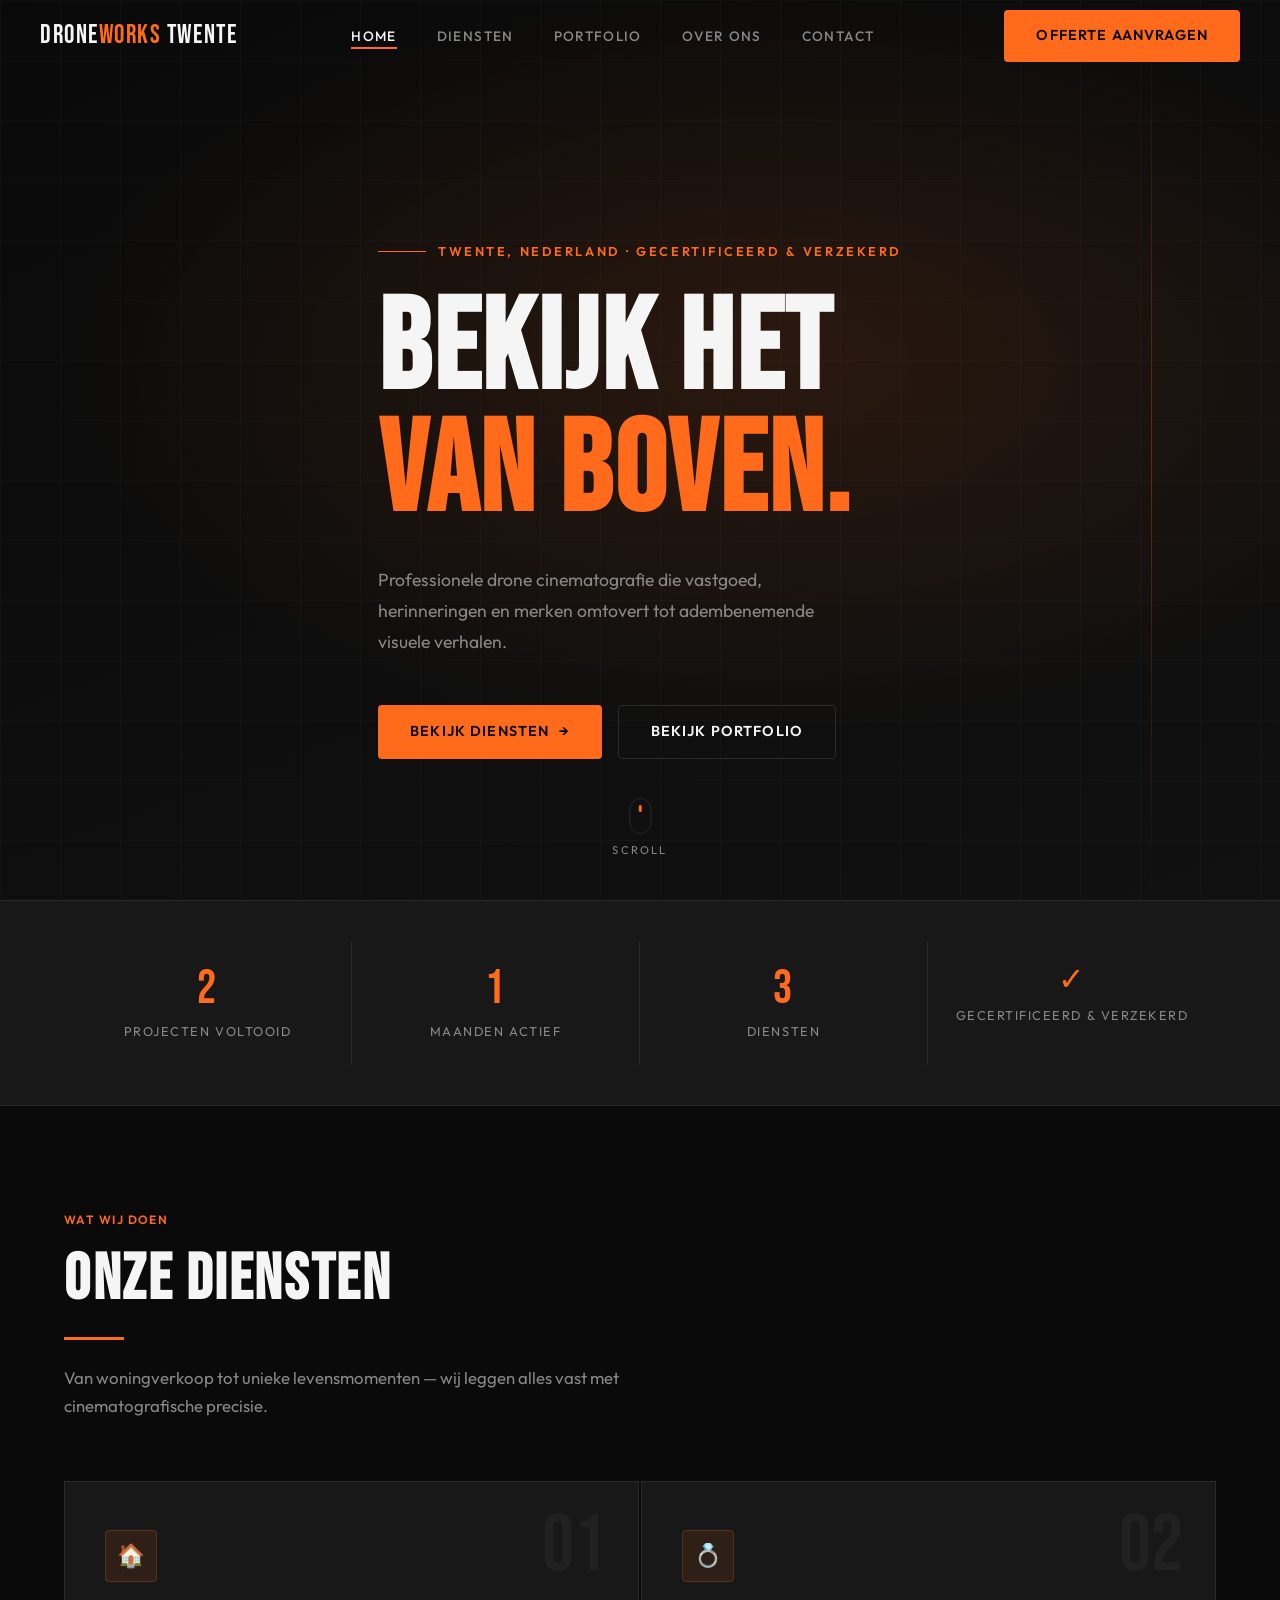
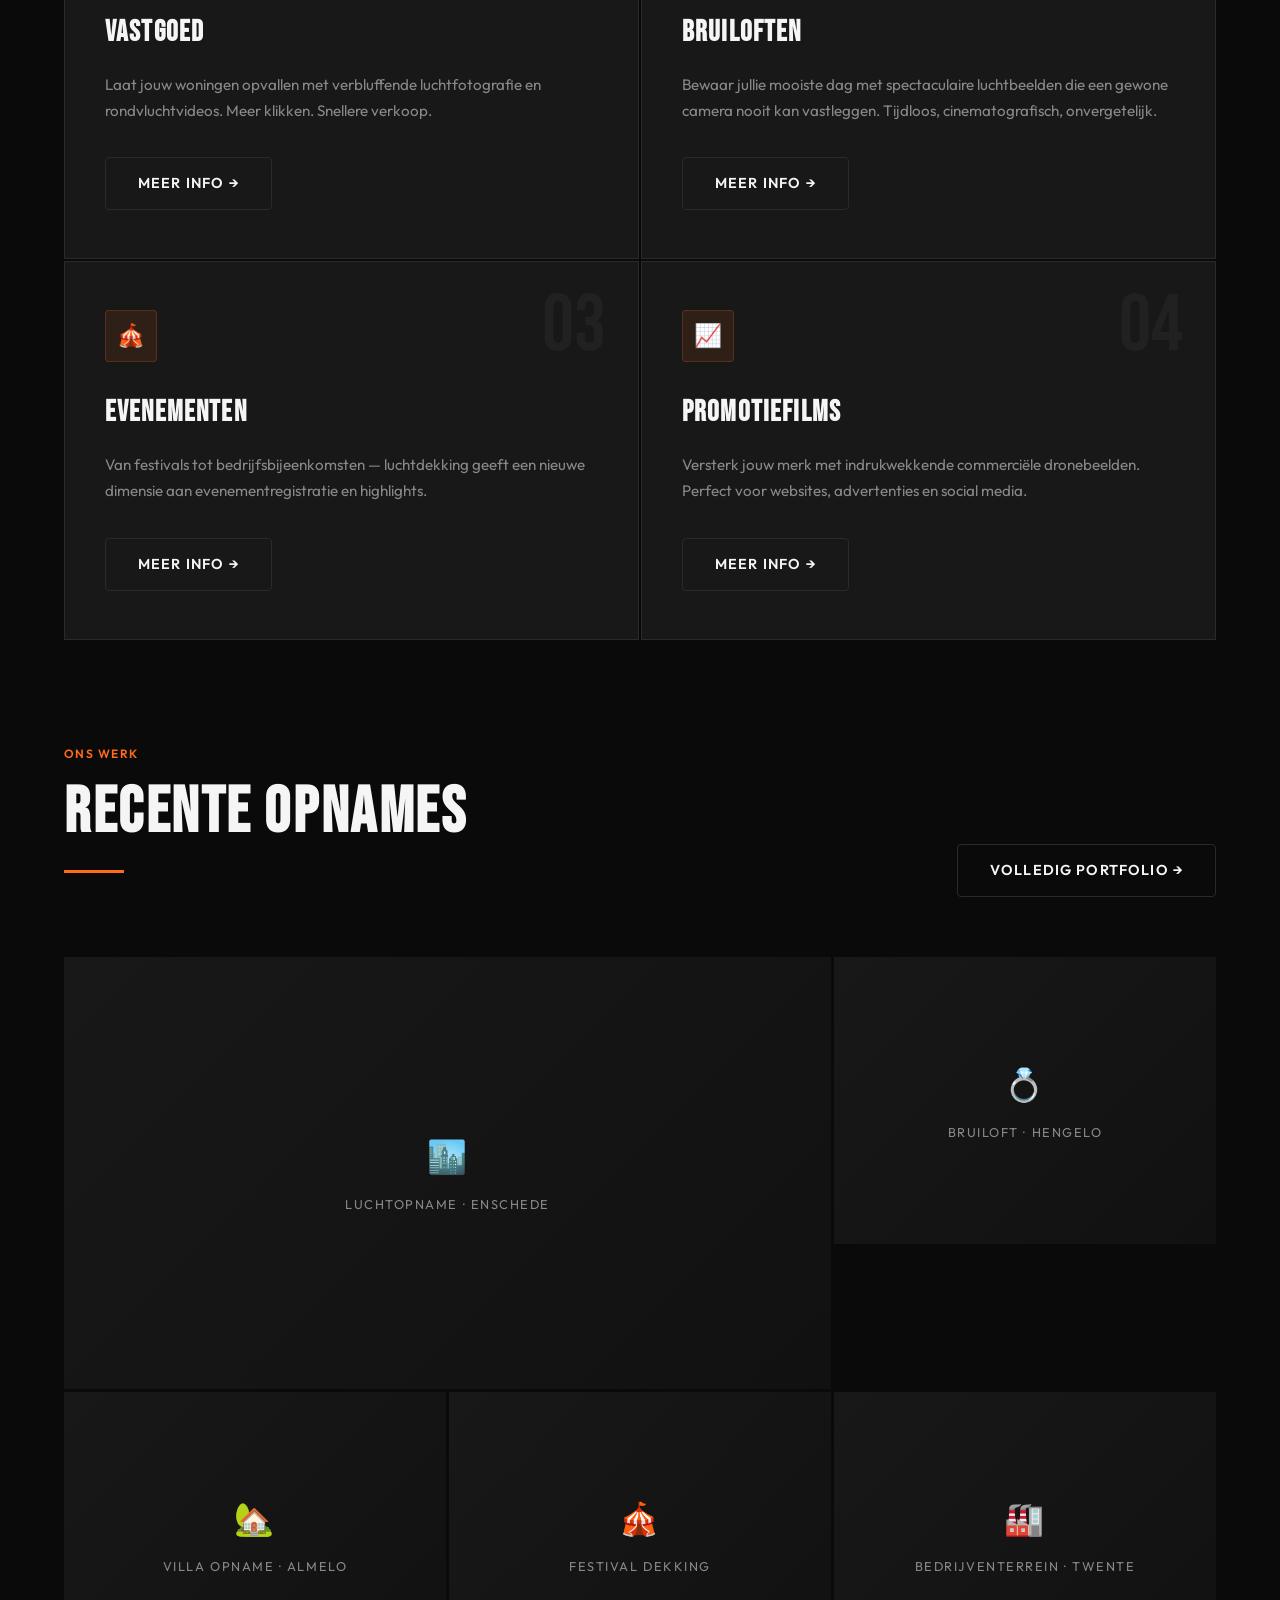
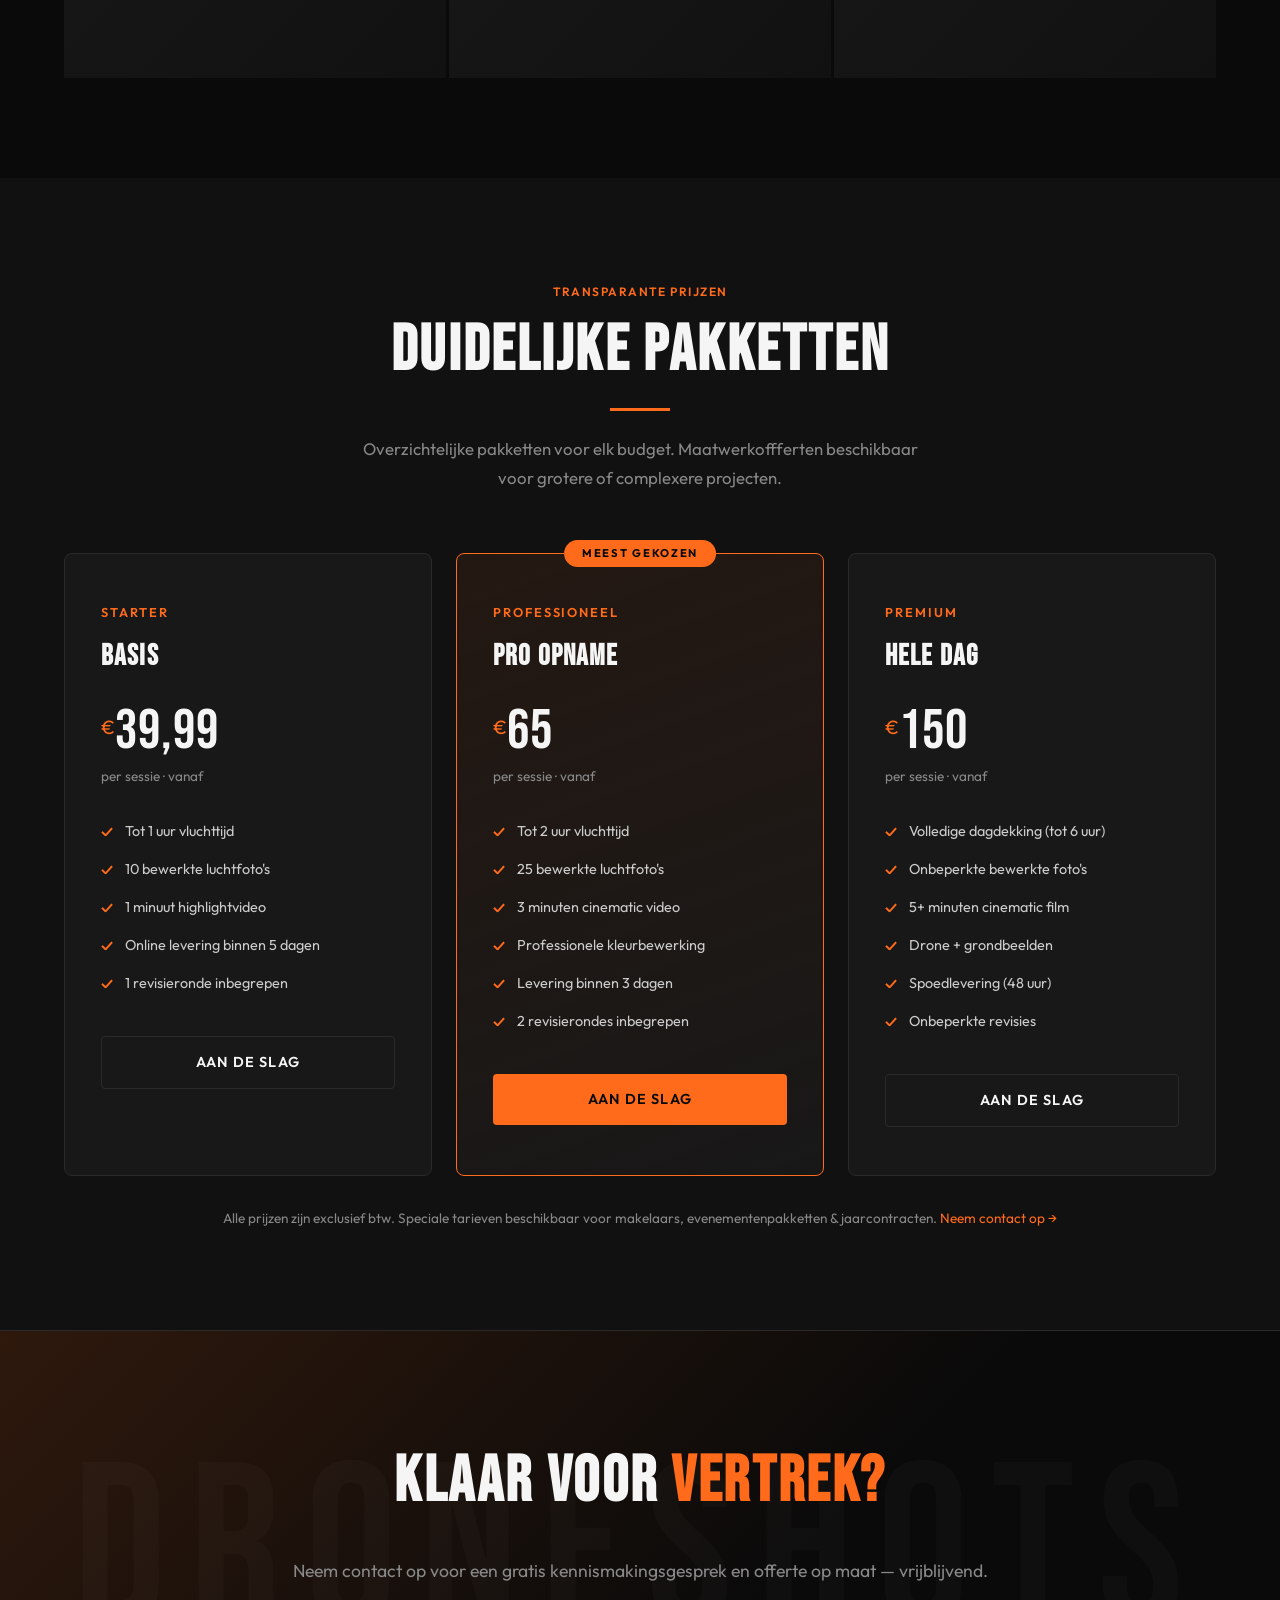
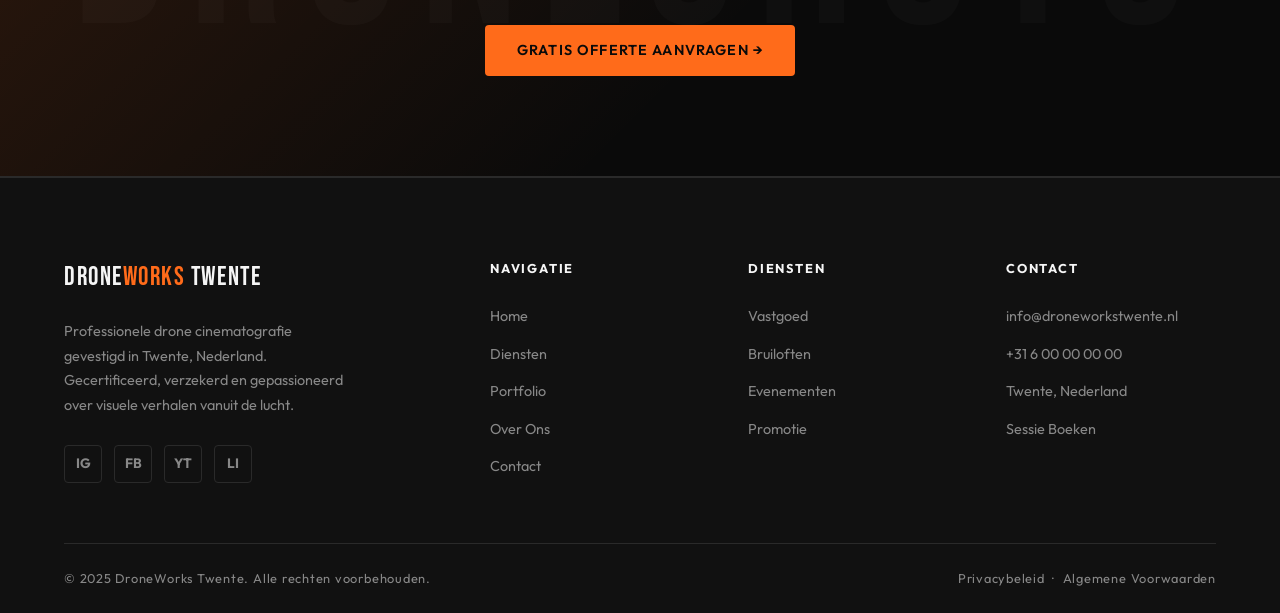
<file: index.html>
<!DOCTYPE html>
<html lang="nl">
<head>
  <!-- ── Meta & SEO ───────────────────────────────────────── -->
  <meta charset="UTF-8" />
  <meta name="viewport" content="width=device-width, initial-scale=1.0" />
  <meta name="description" content="DroneWorks Twente — Professionele drone fotografie & videografie in Twente. Vastgoed, bruiloften, evenementen & promotiefilms." />
  <meta name="keywords" content="drone fotografie Twente, luchtfotografie Nederland, vastgoed drone, bruiloft drone video, DroneWorks Twente" />
  <meta property="og:title" content="DroneWorks Twente — Professionele Drone Cinematografie" />
  <meta property="og:description" content="Verhef jouw verhaal met adembenemende luchtbeelden. Vastgoed, bruiloften, evenementen & merken." />
  <meta property="og:type" content="website" />
  <title>DroneWorks Twente — Professionele Drone Cinematografie</title>
  <link rel="stylesheet" href="style.css" />
  <!-- Favicon placeholder -->
  <link rel="icon" href="data:image/svg+xml,<svg xmlns='http://www.w3.org/2000/svg' viewBox='0 0 100 100'><text y='.9em' font-size='90'>🚁</text></svg>" />
</head>
<body>

  <!-- ════════════════════════════════════════════════════════
       NAVIGATION
  ════════════════════════════════════════════════════════ -->
  <nav class="navbar" role="navigation" aria-label="Hoofdnavigatie">
    <div class="nav-inner">
      <!-- Logo -->
      <a href="index.html" class="nav-logo">DRONE<span>WORKS</span> TWENTE</a>

      <!-- Desktop links -->
      <ul class="nav-links">
        <li><a href="index.html" class="active">Home</a></li>
        <li><a href="services.html">Diensten</a></li>
        <li><a href="portfolio.html">Portfolio</a></li>
        <li><a href="about.html">Over Ons</a></li>
        <li><a href="contact.html">Contact</a></li>
      </ul>
      <a href="contact.html" class="btn btn-primary nav-cta">Offerte Aanvragen</a>

      <!-- Hamburger for mobile -->
      <button class="hamburger" aria-label="Menu openen" aria-expanded="false">
        <span></span><span></span><span></span>
      </button>
    </div>
  </nav>

  <!-- Mobile menu overlay -->
  <div class="mobile-menu" role="dialog" aria-label="Mobiele navigatie">
    <a href="index.html">Home</a>
    <a href="services.html">Diensten</a>
    <a href="portfolio.html">Portfolio</a>
    <a href="about.html">Over Ons</a>
    <a href="contact.html">Contact</a>
    <a href="contact.html" class="btn btn-primary" style="margin-top:16px;">Offerte Aanvragen</a>
  </div>

  <!-- ════════════════════════════════════════════════════════
       HERO SECTION
  ════════════════════════════════════════════════════════ -->
  <section class="hero" aria-label="Hero">
    <div class="hero-bg" aria-hidden="true"></div>

    <div class="hero-content">
      <div class="hero-eyebrow">
        <div class="hero-eyebrow-line"></div>
        <span>Twente, Nederland · Gecertificeerd &amp; Verzekerd</span>
      </div>

      <h1 class="hero-title">
        BEKIJK HET<br>
        <em>VAN BOVEN.</em>
      </h1>

      <p class="hero-sub">
        Professionele drone cinematografie die vastgoed, herinneringen
        en merken omtovert tot adembenemende visuele verhalen.
      </p>

      <div class="hero-actions">
        <a href="services.html" class="btn btn-primary">
          <span>Bekijk Diensten</span>
          <span>→</span>
        </a>
        <a href="portfolio.html" class="btn btn-outline">Bekijk Portfolio</a>
      </div>
    </div>

    <!-- Scroll indicator -->
    <div class="scroll-indicator" aria-hidden="true">
      <div class="scroll-mouse"></div>
      <span>Scroll</span>
    </div>
  </section>

  <!-- ════════════════════════════════════════════════════════
       STATS BAR
  ════════════════════════════════════════════════════════ -->
  <section class="stats-bar" aria-label="Statistieken">
    <div class="container">
      <div class="stats-grid">
        <div class="stat-item reveal">
          <div class="stat-number" data-count="3" data-suffix="">3</div>
          <div class="stat-label">Projecten Voltooid</div>
        </div>
        <div class="stat-item reveal reveal-delay-1">
          <div class="stat-number" data-count="2" data-suffix="">2</div>
          <div class="stat-label">Maanden Actief</div>
        </div>
        <div class="stat-item reveal reveal-delay-2">
          <div class="stat-number" data-count="4" data-suffix="">4</div>
          <div class="stat-label">Diensten</div>
        </div>
        <div class="stat-item reveal reveal-delay-3">
          <div class="stat-number" style="font-size:2rem;">✓</div>
          <div class="stat-label">Gecertificeerd &amp; Verzekerd</div>
        </div>
      </div>
    </div>
  </section>

  <!-- ════════════════════════════════════════════════════════
       SERVICES OVERVIEW
  ════════════════════════════════════════════════════════ -->
  <section class="section" aria-labelledby="services-heading">
    <div class="container">
      <div class="reveal">
        <span class="tag">Wat Wij Doen</span>
        <h2 class="section-title" id="services-heading">ONZE DIENSTEN</h2>
        <div class="divider"></div>
        <p class="section-sub">
          Van woningverkoop tot unieke levensmomenten — wij leggen alles vast met cinematografische precisie.
        </p>
      </div>

      <div class="services-grid">

        <!-- Vastgoed -->
        <div class="service-card reveal">
          <span class="service-num" aria-hidden="true">01</span>
          <div class="service-icon" aria-hidden="true">🏠</div>
          <h3>Vastgoed</h3>
          <p>Laat jouw woningen opvallen met verbluffende luchtfotografie en rondvluchtvideos. Meer klikken. Snellere verkoop.</p>
          <br>
          <a href="services.html#vastgoed" class="btn btn-outline" style="margin-top:8px;">Meer Info →</a>
        </div>

        <!-- Bruiloften -->
        <div class="service-card reveal reveal-delay-1">
          <span class="service-num" aria-hidden="true">02</span>
          <div class="service-icon" aria-hidden="true">💍</div>
          <h3>Bruiloften</h3>
          <p>Bewaar jullie mooiste dag met spectaculaire luchtbeelden die een gewone camera nooit kan vastleggen. Tijdloos, cinematografisch, onvergetelijk.</p>
          <br>
          <a href="services.html#bruiloften" class="btn btn-outline" style="margin-top:8px;">Meer Info →</a>
        </div>

        <!-- Evenementen -->
        <div class="service-card reveal reveal-delay-2">
          <span class="service-num" aria-hidden="true">03</span>
          <div class="service-icon" aria-hidden="true">🎪</div>
          <h3>Evenementen</h3>
          <p>Van festivals tot bedrijfsbijeenkomsten — luchtdekking geeft een nieuwe dimensie aan evenementregistratie en highlights.</p>
          <br>
          <a href="services.html#evenementen" class="btn btn-outline" style="margin-top:8px;">Meer Info →</a>
        </div>

        <!-- Promotiefilms -->
        <div class="service-card reveal reveal-delay-3">
          <span class="service-num" aria-hidden="true">04</span>
          <div class="service-icon" aria-hidden="true">📈</div>
          <h3>Promotiefilms</h3>
          <p>Versterk jouw merk met indrukwekkende commerciële dronebeelden. Perfect voor websites, advertenties en social media.</p>
          <br>
          <a href="services.html#promotie" class="btn btn-outline" style="margin-top:8px;">Meer Info →</a>
        </div>

      </div>
    </div>
  </section>

  <!-- ════════════════════════════════════════════════════════
       PORTFOLIO PREVIEW
  ════════════════════════════════════════════════════════ -->
  <section class="section" style="padding-top:0;" aria-labelledby="portfolio-heading">
    <div class="container">
      <div class="reveal" style="display:flex; align-items:flex-end; justify-content:space-between; flex-wrap:wrap; gap:24px; margin-bottom:0;">
        <div>
          <span class="tag">Ons Werk</span>
          <h2 class="section-title" id="portfolio-heading">RECENTE OPNAMES</h2>
          <div class="divider"></div>
        </div>
        <a href="portfolio.html" class="btn btn-outline reveal">Volledig Portfolio →</a>
      </div>

      <!-- 3-column portfolio grid with one wide item -->
      <div class="portfolio-grid reveal">

        <div class="portfolio-item large">
          <div class="portfolio-placeholder">
            <span class="icon">🏙️</span>
            <span>Luchtopname · Enschede</span>
          </div>
          <div class="portfolio-overlay">
            <h4>Enschede Luchtopname</h4>
            <span>Vastgoed</span>
          </div>
        </div>

        <div class="portfolio-item">
          <div class="portfolio-placeholder">
            <span class="icon">💍</span>
            <span>Bruiloft · Hengelo</span>
          </div>
          <div class="portfolio-overlay">
            <h4>Bruiloft Dag</h4>
            <span>Bruiloft</span>
          </div>
        </div>

        <div class="portfolio-item">
          <div class="portfolio-placeholder">
            <span class="icon">🏡</span>
            <span>Villa Opname · Almelo</span>
          </div>
          <div class="portfolio-overlay">
            <h4>Villa Almelo</h4>
            <span>Vastgoed</span>
          </div>
        </div>

        <div class="portfolio-item">
          <div class="portfolio-placeholder">
            <span class="icon">🎪</span>
            <span>Festival Dekking</span>
          </div>
          <div class="portfolio-overlay">
            <h4>Zomerfestival</h4>
            <span>Evenement</span>
          </div>
        </div>

        <div class="portfolio-item">
          <div class="portfolio-placeholder">
            <span class="icon">🏭</span>
            <span>Bedrijventerrein · Twente</span>
          </div>
          <div class="portfolio-overlay">
            <h4>Bedrijventerrein</h4>
            <span>Promotie</span>
          </div>
        </div>

      </div>
    </div>
  </section>

  <!-- ════════════════════════════════════════════════════════
       PRICING
  ════════════════════════════════════════════════════════ -->
  <section class="section" style="background: var(--dark);" aria-labelledby="pricing-heading">
    <div class="container">
      <div class="reveal" style="text-align:center; max-width:600px; margin:0 auto 60px;">
        <span class="tag">Transparante Prijzen</span>
        <h2 class="section-title" id="pricing-heading">DUIDELIJKE PAKKETTEN</h2>
        <div class="divider" style="margin:24px auto;"></div>
        <p class="section-sub" style="margin:0 auto;">
          Overzichtelijke pakketten voor elk budget. Maatwerkoffferten beschikbaar voor grotere of complexere projecten.
        </p>
      </div>

      <div class="pricing-grid">

        <!-- Starter -->
        <div class="pricing-card reveal">
          <div class="pricing-tier">Starter</div>
          <h3>Basis</h3>
          <div class="pricing-price">
            <span class="currency">€</span><span class="amount">39,99</span>
            <div class="period">per sessie · vanaf</div>
          </div>
          <ul class="pricing-features">
            <li>Tot 1 uur vluchttijd</li>
            <li>10 bewerkte luchtfoto's</li>
            <li>1 minuut highlightvideo</li>
            <li>Online levering binnen 5 dagen</li>
            <li>1 revisieronde inbegrepen</li>
          </ul>
          <a href="contact.html" class="btn btn-outline">Aan de Slag</a>
        </div>

        <!-- Professional (featured) -->
        <div class="pricing-card featured reveal reveal-delay-1">
          <div class="pricing-badge">Meest Gekozen</div>
          <div class="pricing-tier">Professioneel</div>
          <h3>Pro Opname</h3>
          <div class="pricing-price">
            <span class="currency">€</span><span class="amount">65</span>
            <div class="period">per sessie · vanaf</div>
          </div>
          <ul class="pricing-features">
            <li>Tot 2 uur vluchttijd</li>
            <li>25 bewerkte luchtfoto's</li>
            <li>3 minuten cinematic video</li>
            <li>Professionele kleurbewerking</li>
            <li>Levering binnen 3 dagen</li>
            <li>2 revisierondes inbegrepen</li>
          </ul>
          <a href="contact.html" class="btn btn-primary">Aan de Slag</a>
        </div>

        <!-- Premium -->
        <div class="pricing-card reveal reveal-delay-2">
          <div class="pricing-tier">Premium</div>
          <h3>Hele Dag</h3>
          <div class="pricing-price">
            <span class="currency">€</span><span class="amount">150</span>
            <div class="period">per sessie · vanaf</div>
          </div>
          <ul class="pricing-features">
            <li>Volledige dagdekking (tot 6 uur)</li>
            <li>Onbeperkte bewerkte foto's</li>
            <li>5+ minuten cinematic film</li>
            <li>Drone + grondbeelden</li>
            <li>Spoedlevering (48 uur)</li>
            <li>Onbeperkte revisies</li>
          </ul>
          <a href="contact.html" class="btn btn-outline">Aan de Slag</a>
        </div>

      </div>

      <p class="reveal" style="text-align:center; color:var(--grey); font-size:0.85rem; margin-top:32px;">
        Alle prijzen zijn exclusief btw. Speciale tarieven beschikbaar voor makelaars, evenementenpakketten &amp; jaarcontracten.
        <a href="contact.html" style="color:var(--orange);">Neem contact op →</a>
      </p>
    </div>
  </section>

  <!-- ════════════════════════════════════════════════════════
       CTA BANNER
  ════════════════════════════════════════════════════════ -->
  <section class="cta-banner" aria-labelledby="cta-heading">
    <div class="container">
      <h2 id="cta-heading">KLAAR VOOR <span class="orange">VERTREK?</span></h2>
      <p>Neem contact op voor een gratis kennismakingsgesprek en offerte op maat — vrijblijvend.</p>
      <a href="contact.html" class="btn btn-primary">
        Gratis Offerte Aanvragen →
      </a>
    </div>
  </section>

  <!-- ════════════════════════════════════════════════════════
       FOOTER
  ════════════════════════════════════════════════════════ -->
  <footer>
    <div class="container">
      <div class="footer-grid">

        <!-- Brand -->
        <div class="footer-brand">
          <a href="index.html" class="nav-logo">DRONE<span>WORKS</span> TWENTE</a>
          <p>Professionele drone cinematografie gevestigd in Twente, Nederland. Gecertificeerd, verzekerd en gepassioneerd over visuele verhalen vanuit de lucht.</p>
          <div class="social-links">
            <a href="#" class="social-link" aria-label="Instagram">IG</a>
            <a href="#" class="social-link" aria-label="Facebook">FB</a>
            <a href="#" class="social-link" aria-label="YouTube">YT</a>
            <a href="#" class="social-link" aria-label="LinkedIn">LI</a>
          </div>
        </div>

        <!-- Navigation -->
        <div class="footer-col">
          <h4>Navigatie</h4>
          <ul>
            <li><a href="index.html">Home</a></li>
            <li><a href="services.html">Diensten</a></li>
            <li><a href="portfolio.html">Portfolio</a></li>
            <li><a href="about.html">Over Ons</a></li>
            <li><a href="contact.html">Contact</a></li>
          </ul>
        </div>

        <!-- Services -->
        <div class="footer-col">
          <h4>Diensten</h4>
          <ul>
            <li><a href="services.html#vastgoed">Vastgoed</a></li>
            <li><a href="services.html#bruiloften">Bruiloften</a></li>
            <li><a href="services.html#evenementen">Evenementen</a></li>
            <li><a href="services.html#promotie">Promotie</a></li>
          </ul>
        </div>

        <!-- Contact -->
        <div class="footer-col">
          <h4>Contact</h4>
          <ul>
            <li><a href="mailto:info@droneworkstwente.nl">info@droneworkstwente.nl</a></li>
            <li><a href="tel:+31600000000">+31 6 00 00 00 00</a></li>
            <li><a href="#">Twente, Nederland</a></li>
            <li><a href="contact.html">Sessie Boeken</a></li>
          </ul>
        </div>

      </div>

      <!-- Footer bottom bar -->
      <div class="footer-bottom">
        <p>© 2025 DroneWorks Twente. Alle rechten voorbehouden.</p>
        <p>
          <a href="#">Privacybeleid</a> &nbsp;·&nbsp;
          <a href="#">Algemene Voorwaarden</a>
        </p>
      </div>
    </div>
  </footer>

  <script src="script.js"></script>
</body>
</html>
</file>
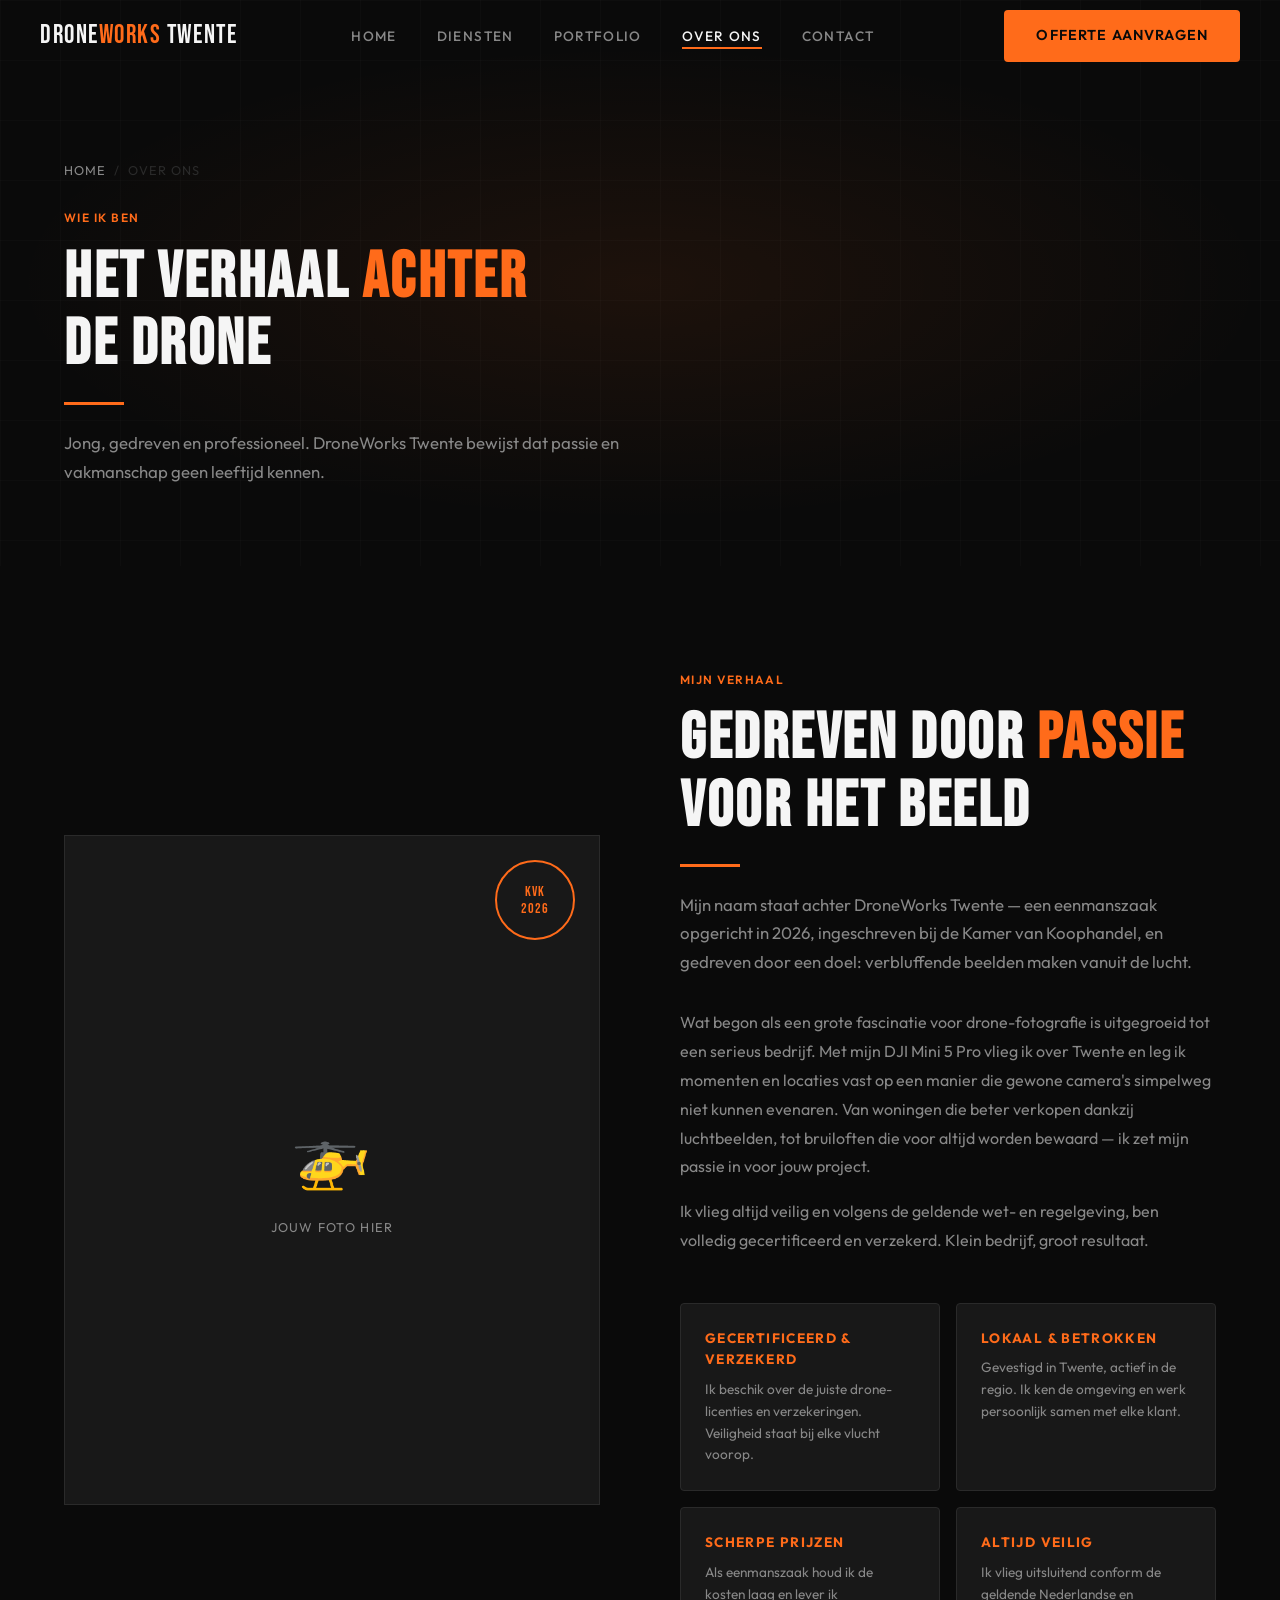
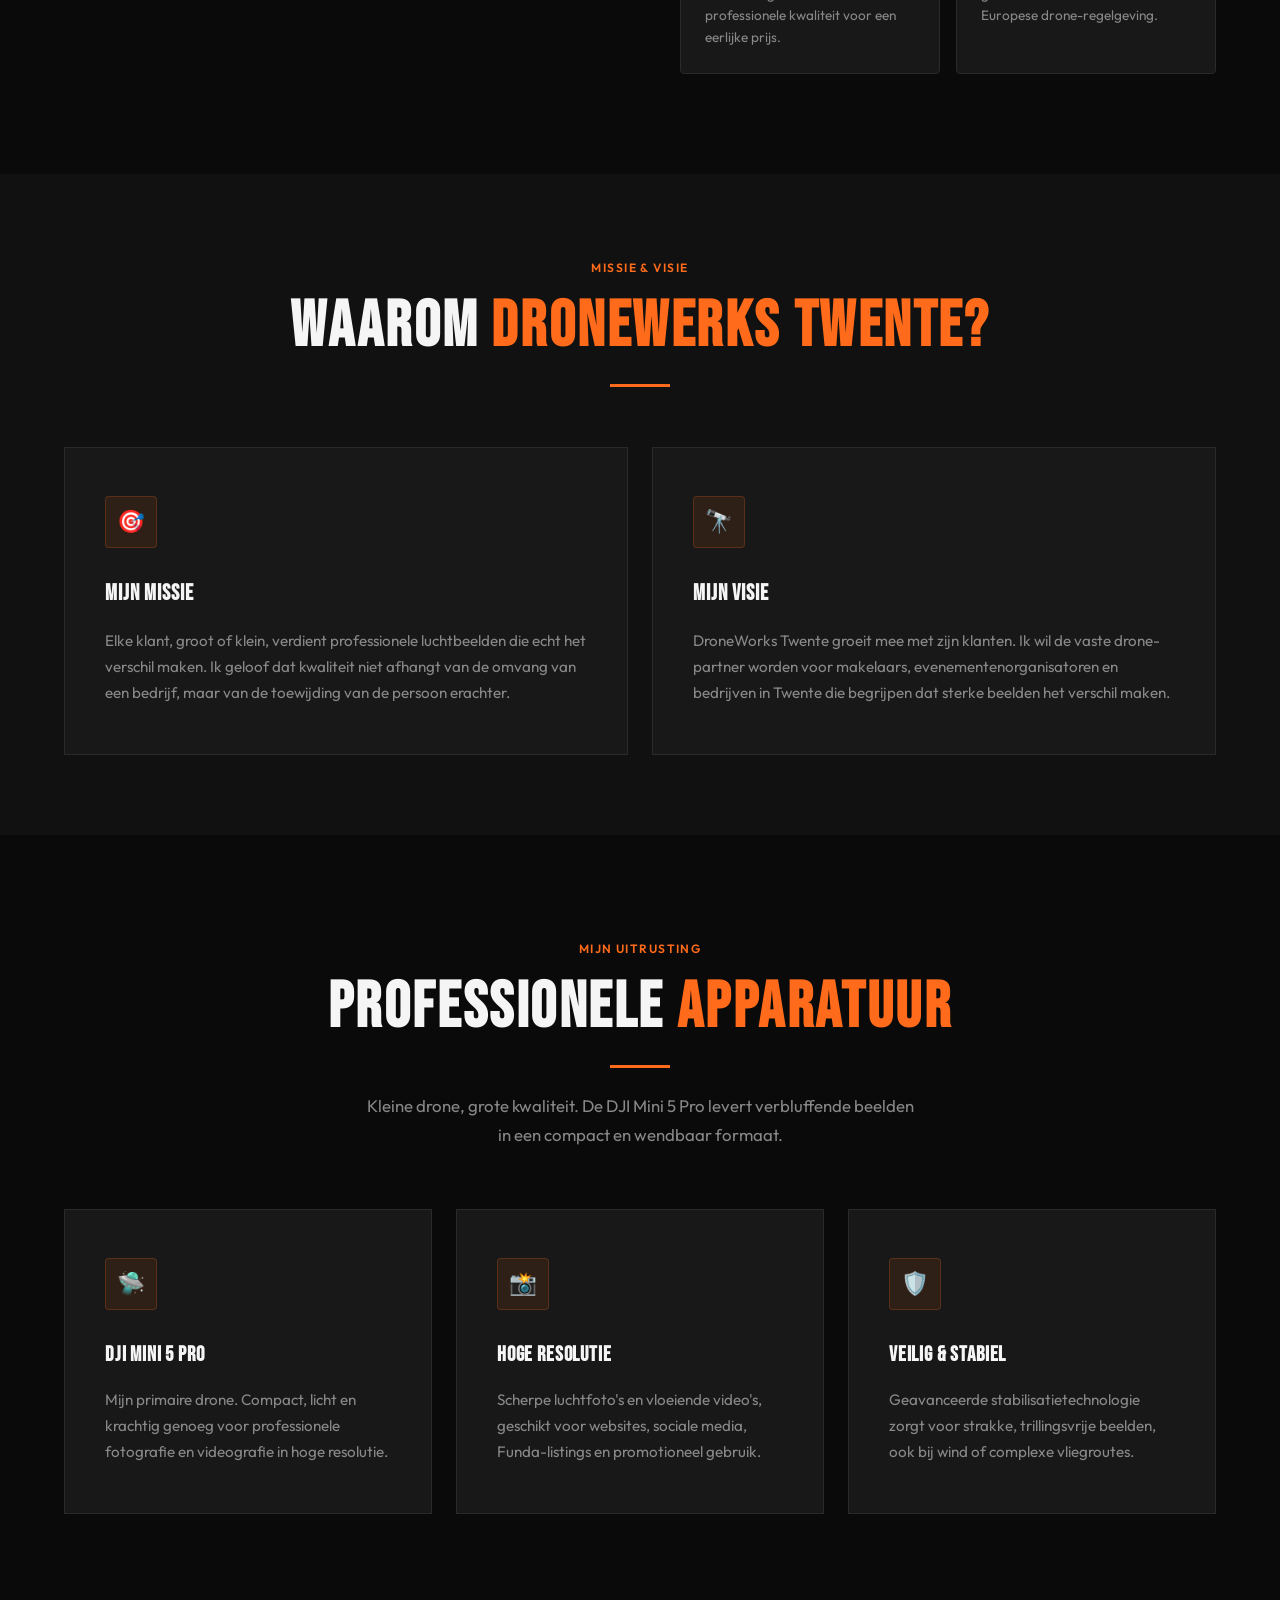
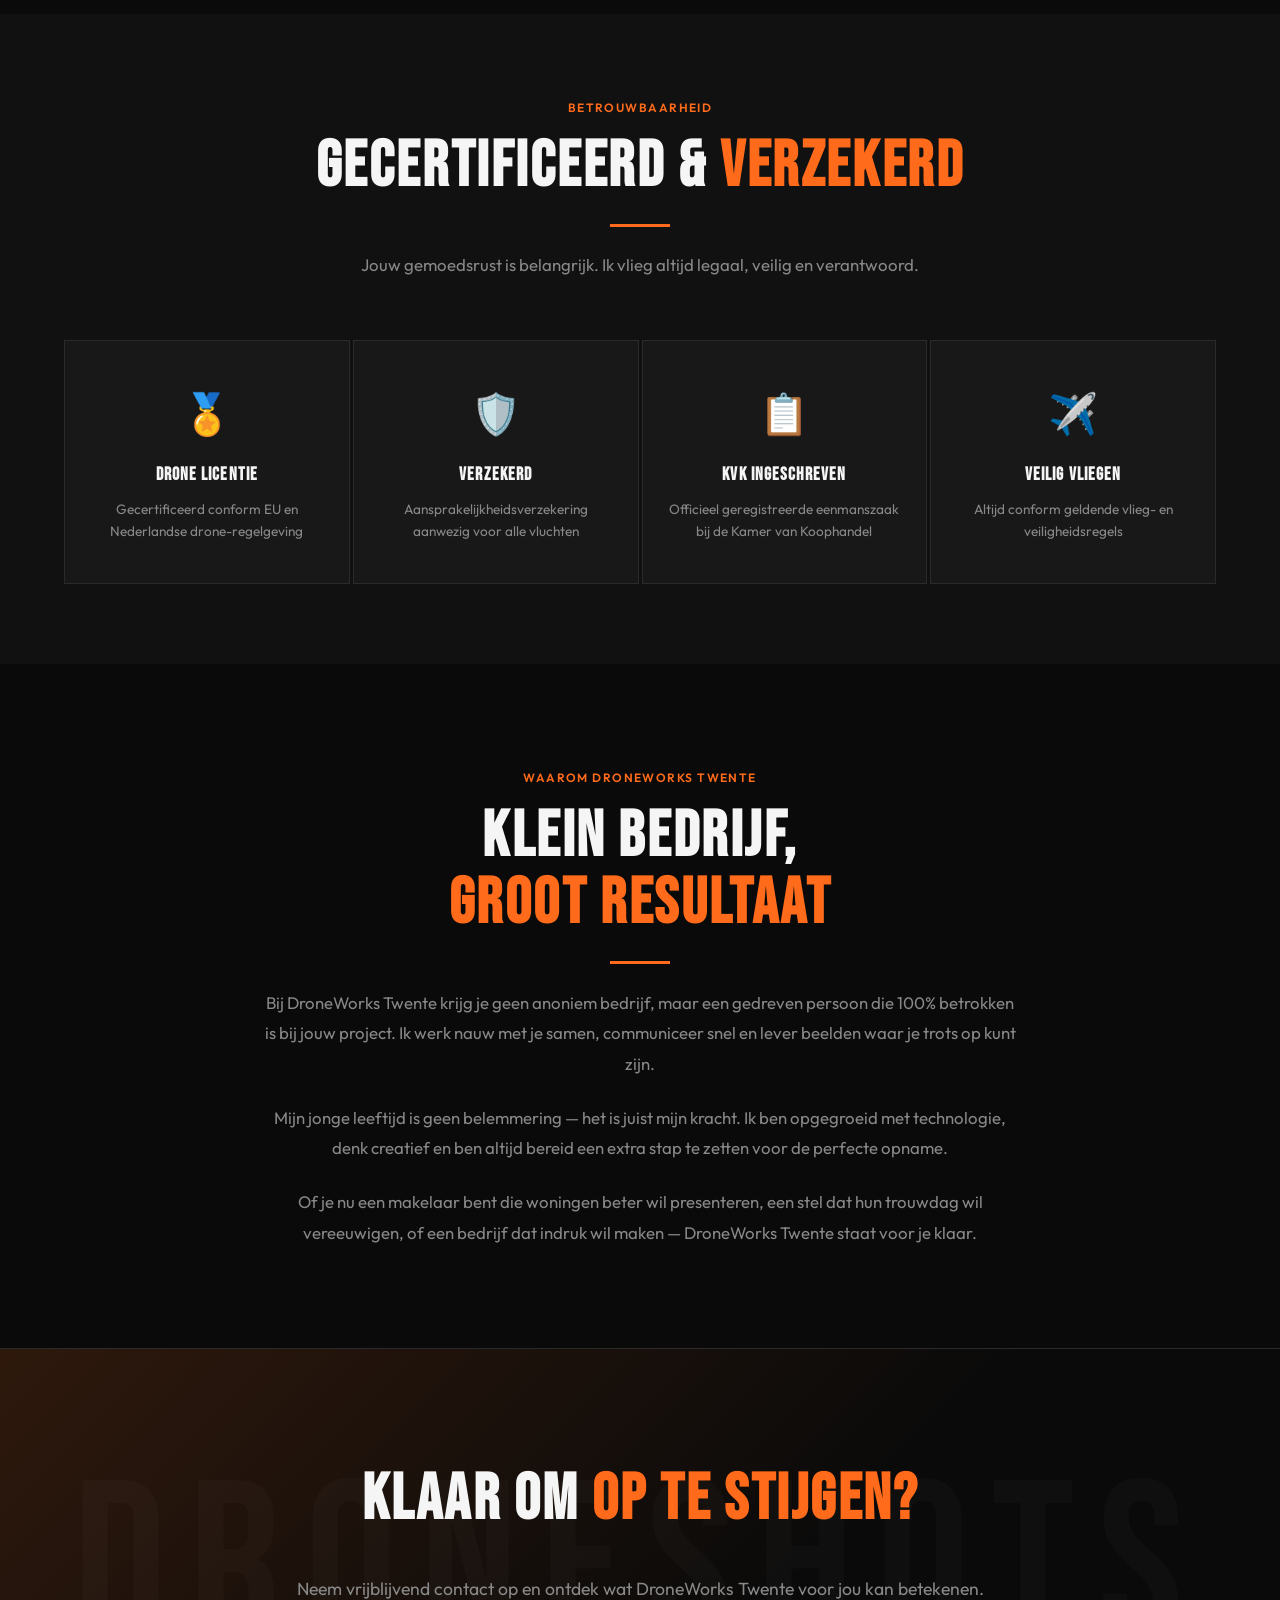
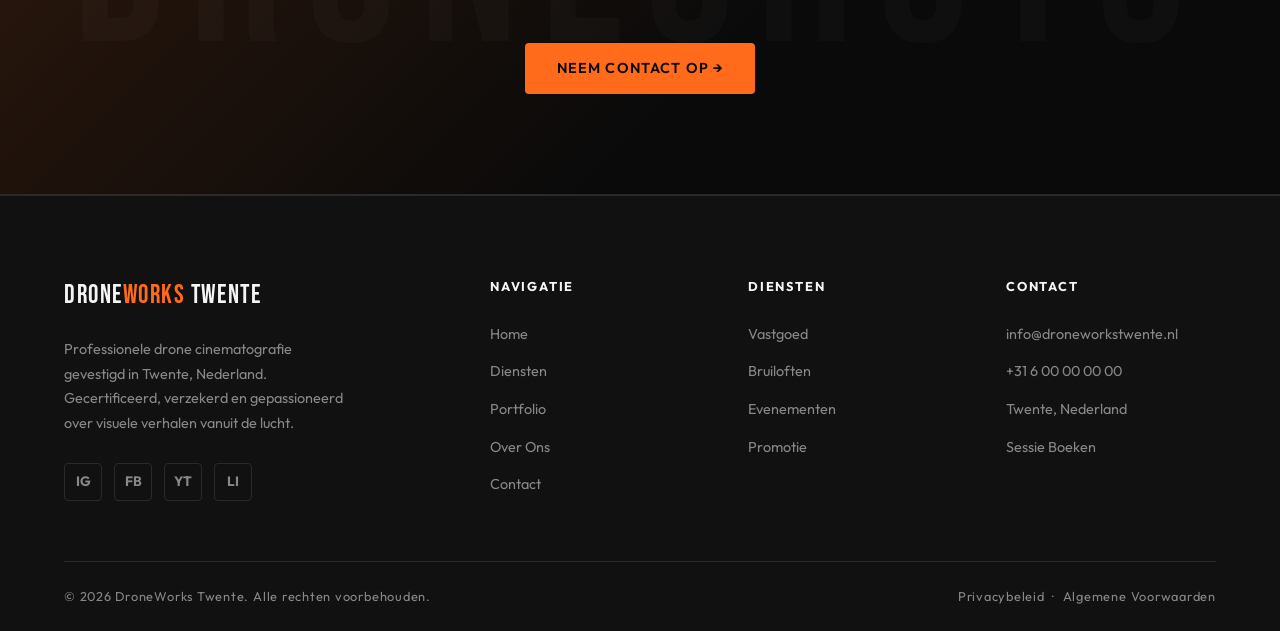
<file: about.html>
<!DOCTYPE html>
<html lang="nl">
<head>
  <meta charset="UTF-8" />
  <meta name="viewport" content="width=device-width, initial-scale=1.0" />
  <meta name="description" content="Over DroneWorks Twente — jong, gedreven en professioneel. Gecertificeerde drone-fotografie en videografie in Twente, opgericht in 2026." />
  <title>Over Ons — DroneWorks Twente</title>
  <link rel="stylesheet" href="style.css" />
  <link rel="icon" href="data:image/svg+xml,<svg xmlns='http://www.w3.org/2000/svg' viewBox='0 0 100 100'><text y='.9em' font-size='90'>🚁</text></svg>" />
</head>
<body>

  <nav class="navbar scrolled" role="navigation" aria-label="Hoofdnavigatie">
    <div class="nav-inner">
      <a href="index.html" class="nav-logo">DRONE<span>WORKS</span> TWENTE</a>
      <ul class="nav-links">
        <li><a href="index.html">Home</a></li>
        <li><a href="services.html">Diensten</a></li>
        <li><a href="portfolio.html">Portfolio</a></li>
        <li><a href="about.html" class="active">Over Ons</a></li>
        <li><a href="contact.html">Contact</a></li>
      </ul>
      <a href="contact.html" class="btn btn-primary nav-cta">Offerte Aanvragen</a>
      <button class="hamburger" aria-label="Menu openen"><span></span><span></span><span></span></button>
    </div>
  </nav>
  <div class="mobile-menu" role="dialog">
    <a href="index.html">Home</a>
    <a href="services.html">Diensten</a>
    <a href="portfolio.html">Portfolio</a>
    <a href="about.html">Over Ons</a>
    <a href="contact.html">Contact</a>
    <a href="contact.html" class="btn btn-primary" style="margin-top:16px;">Offerte Aanvragen</a>
  </div>

  <!-- Paginahero -->
  <section class="page-hero">
    <div class="page-hero-bg" aria-hidden="true"></div>
    <div class="container page-hero-content">
      <nav class="breadcrumb" aria-label="Kruimelpad">
        <a href="index.html">Home</a><span>/</span><span>Over Ons</span>
      </nav>
      <span class="tag">Wie Ik Ben</span>
      <h1 class="section-title">HET VERHAAL <span class="orange">ACHTER</span><br>DE DRONE</h1>
      <div class="divider"></div>
      <p class="section-sub">Jong, gedreven en professioneel. DroneWorks Twente bewijst dat passie en vakmanschap geen leeftijd kennen.</p>
    </div>
  </section>

  <!-- Mijn Verhaal -->
  <section class="section">
    <div class="container">
      <div class="about-layout reveal">

        <div class="about-visual">
          <div class="about-visual-inner">
            <span class="big-icon" aria-hidden="true">🚁</span>
            <span>Jouw foto hier</span>
          </div>
          <div class="about-accent" aria-hidden="true">KvK<br>2026</div>
        </div>

        <div class="about-content">
          <span class="tag">Mijn Verhaal</span>
          <h2 class="section-title">GEDREVEN DOOR <span class="orange">PASSIE</span> VOOR HET BEELD</h2>
          <div class="divider"></div>
          <p class="section-sub">
            Mijn naam staat achter DroneWorks Twente &mdash; een eenmanszaak opgericht in 2026, ingeschreven bij de Kamer van Koophandel, en gedreven door een doel: verbluffende beelden maken vanuit de lucht.
          </p>
          <p style="color:var(--grey); line-height:1.8; margin-top:24px;">
            Wat begon als een grote fascinatie voor drone-fotografie is uitgegroeid tot een serieus bedrijf. Met mijn DJI Mini 5 Pro vlieg ik over Twente en leg ik momenten en locaties vast op een manier die gewone camera's simpelweg niet kunnen evenaren. Van woningen die beter verkopen dankzij luchtbeelden, tot bruiloften die voor altijd worden bewaard &mdash; ik zet mijn passie in voor jouw project.
          </p>
          <p style="color:var(--grey); line-height:1.8; margin-top:16px;">
            Ik vlieg altijd veilig en volgens de geldende wet- en regelgeving, ben volledig gecertificeerd en verzekerd. Klein bedrijf, groot resultaat.
          </p>

          <div class="about-values">
            <div class="value-item">
              <h4>Gecertificeerd &amp; Verzekerd</h4>
              <p>Ik beschik over de juiste drone-licenties en verzekeringen. Veiligheid staat bij elke vlucht voorop.</p>
            </div>
            <div class="value-item">
              <h4>Lokaal &amp; Betrokken</h4>
              <p>Gevestigd in Twente, actief in de regio. Ik ken de omgeving en werk persoonlijk samen met elke klant.</p>
            </div>
            <div class="value-item">
              <h4>Scherpe Prijzen</h4>
              <p>Als eenmanszaak houd ik de kosten laag en lever ik professionele kwaliteit voor een eerlijke prijs.</p>
            </div>
            <div class="value-item">
              <h4>Altijd Veilig</h4>
              <p>Ik vlieg uitsluitend conform de geldende Nederlandse en Europese drone-regelgeving.</p>
            </div>
          </div>
        </div>
      </div>
    </div>
  </section>

  <!-- Missie & Visie -->
  <section class="section" style="background:var(--dark); padding-top:80px; padding-bottom:80px;">
    <div class="container">
      <div class="reveal" style="text-align:center; margin-bottom:60px;">
        <span class="tag">Missie &amp; Visie</span>
        <h2 class="section-title">WAAROM <span class="orange">DRONEWERKS TWENTE?</span></h2>
        <div class="divider" style="margin:24px auto;"></div>
      </div>
      <div style="display:grid; grid-template-columns:1fr 1fr; gap:24px;" class="reveal">
        <div class="service-card">
          <div class="service-icon" aria-hidden="true">🎯</div>
          <h3 style="font-size:1.4rem;">Mijn Missie</h3>
          <p>Elke klant, groot of klein, verdient professionele luchtbeelden die echt het verschil maken. Ik geloof dat kwaliteit niet afhangt van de omvang van een bedrijf, maar van de toewijding van de persoon erachter.</p>
        </div>
        <div class="service-card">
          <div class="service-icon" aria-hidden="true">🔭</div>
          <h3 style="font-size:1.4rem;">Mijn Visie</h3>
          <p>DroneWorks Twente groeit mee met zijn klanten. Ik wil de vaste drone-partner worden voor makelaars, evenementenorganisatoren en bedrijven in Twente die begrijpen dat sterke beelden het verschil maken.</p>
        </div>
      </div>
    </div>
  </section>

  <!-- Apparatuur -->
  <section class="section">
    <div class="container">
      <div class="reveal" style="text-align:center; margin-bottom:60px;">
        <span class="tag">Mijn Uitrusting</span>
        <h2 class="section-title">PROFESSIONELE <span class="orange">APPARATUUR</span></h2>
        <div class="divider" style="margin:24px auto;"></div>
        <p class="section-sub" style="margin:0 auto;">Kleine drone, grote kwaliteit. De DJI Mini 5 Pro levert verbluffende beelden in een compact en wendbaar formaat.</p>
      </div>
      <div style="display:grid; grid-template-columns:repeat(3,1fr); gap:24px;" class="reveal">
        <div class="service-card">
          <div class="service-icon" aria-hidden="true">🛸</div>
          <h3 style="font-size:1.3rem;">DJI Mini 5 Pro</h3>
          <p>Mijn primaire drone. Compact, licht en krachtig genoeg voor professionele fotografie en videografie in hoge resolutie.</p>
        </div>
        <div class="service-card">
          <div class="service-icon" aria-hidden="true">📸</div>
          <h3 style="font-size:1.3rem;">Hoge Resolutie</h3>
          <p>Scherpe luchtfoto's en vloeiende video's, geschikt voor websites, sociale media, Funda-listings en promotioneel gebruik.</p>
        </div>
        <div class="service-card">
          <div class="service-icon" aria-hidden="true">🛡️</div>
          <h3 style="font-size:1.3rem;">Veilig &amp; Stabiel</h3>
          <p>Geavanceerde stabilisatietechnologie zorgt voor strakke, trillingsvrije beelden, ook bij wind of complexe vliegroutes.</p>
        </div>
      </div>
    </div>
  </section>

  <!-- Certificeringen -->
  <section class="section" style="background:var(--dark); padding-top:80px; padding-bottom:80px;">
    <div class="container">
      <div class="reveal" style="text-align:center; margin-bottom:60px;">
        <span class="tag">Betrouwbaarheid</span>
        <h2 class="section-title">GECERTIFICEERD &amp; <span class="orange">VERZEKERD</span></h2>
        <div class="divider" style="margin:24px auto;"></div>
        <p class="section-sub" style="margin:0 auto;">Jouw gemoedsrust is belangrijk. Ik vlieg altijd legaal, veilig en verantwoord.</p>
      </div>
      <div style="display:grid; grid-template-columns:repeat(4,1fr); gap:3px;" class="reveal">
        <div style="background:var(--card); border:1px solid var(--border); padding:40px 24px; text-align:center;">
          <div style="font-size:2.5rem; margin-bottom:16px;">🏅</div>
          <h4 style="font-family:var(--font-display); font-size:1.1rem; letter-spacing:0.06em; margin-bottom:10px;">Drone Licentie</h4>
          <p style="font-size:0.85rem; color:var(--grey); line-height:1.6;">Gecertificeerd conform EU en Nederlandse drone-regelgeving</p>
        </div>
        <div style="background:var(--card); border:1px solid var(--border); padding:40px 24px; text-align:center;">
          <div style="font-size:2.5rem; margin-bottom:16px;">🛡️</div>
          <h4 style="font-family:var(--font-display); font-size:1.1rem; letter-spacing:0.06em; margin-bottom:10px;">Verzekerd</h4>
          <p style="font-size:0.85rem; color:var(--grey); line-height:1.6;">Aansprakelijkheidsverzekering aanwezig voor alle vluchten</p>
        </div>
        <div style="background:var(--card); border:1px solid var(--border); padding:40px 24px; text-align:center;">
          <div style="font-size:2.5rem; margin-bottom:16px;">📋</div>
          <h4 style="font-family:var(--font-display); font-size:1.1rem; letter-spacing:0.06em; margin-bottom:10px;">KvK Ingeschreven</h4>
          <p style="font-size:0.85rem; color:var(--grey); line-height:1.6;">Officieel geregistreerde eenmanszaak bij de Kamer van Koophandel</p>
        </div>
        <div style="background:var(--card); border:1px solid var(--border); padding:40px 24px; text-align:center;">
          <div style="font-size:2.5rem; margin-bottom:16px;">✈️</div>
          <h4 style="font-family:var(--font-display); font-size:1.1rem; letter-spacing:0.06em; margin-bottom:10px;">Veilig Vliegen</h4>
          <p style="font-size:0.85rem; color:var(--grey); line-height:1.6;">Altijd conform geldende vlieg- en veiligheidsregels</p>
        </div>
      </div>
    </div>
  </section>

  <!-- Waarom kiezen -->
  <section class="section">
    <div class="container" style="max-width:800px; text-align:center;">
      <div class="reveal">
        <span class="tag">Waarom DroneWorks Twente</span>
        <h2 class="section-title">KLEIN BEDRIJF,<br><span class="orange">GROOT RESULTAAT</span></h2>
        <div class="divider" style="margin:24px auto;"></div>
        <p style="color:var(--grey); line-height:1.8; font-size:1.05rem; margin-bottom:24px;">
          Bij DroneWorks Twente krijg je geen anoniem bedrijf, maar een gedreven persoon die 100% betrokken is bij jouw project. Ik werk nauw met je samen, communiceer snel en lever beelden waar je trots op kunt zijn.
        </p>
        <p style="color:var(--grey); line-height:1.8; font-size:1.05rem; margin-bottom:24px;">
          Mijn jonge leeftijd is geen belemmering &mdash; het is juist mijn kracht. Ik ben opgegroeid met technologie, denk creatief en ben altijd bereid een extra stap te zetten voor de perfecte opname.
        </p>
        <p style="color:var(--grey); line-height:1.8; font-size:1.05rem;">
          Of je nu een makelaar bent die woningen beter wil presenteren, een stel dat hun trouwdag wil vereeuwigen, of een bedrijf dat indruk wil maken &mdash; DroneWorks Twente staat voor je klaar.
        </p>
      </div>
    </div>
  </section>

  <!-- CTA -->
  <section class="cta-banner">
    <div class="container">
      <h2>KLAAR OM <span class="orange">OP TE STIJGEN?</span></h2>
      <p>Neem vrijblijvend contact op en ontdek wat DroneWorks Twente voor jou kan betekenen.</p>
      <a href="contact.html" class="btn btn-primary">Neem Contact Op &rarr;</a>
    </div>
  </section>

  <!-- Footer -->
  <footer>
    <div class="container">
      <div class="footer-grid">
        <div class="footer-brand">
          <a href="index.html" class="nav-logo">DRONE<span>WORKS</span> TWENTE</a>
          <p>Professionele drone cinematografie gevestigd in Twente, Nederland. Gecertificeerd, verzekerd en gepassioneerd over visuele verhalen vanuit de lucht.</p>
          <div class="social-links">
            <a href="#" class="social-link" aria-label="Instagram">IG</a>
            <a href="#" class="social-link" aria-label="Facebook">FB</a>
            <a href="#" class="social-link" aria-label="YouTube">YT</a>
            <a href="#" class="social-link" aria-label="LinkedIn">LI</a>
          </div>
        </div>
        <div class="footer-col">
          <h4>Navigatie</h4>
          <ul>
            <li><a href="index.html">Home</a></li>
            <li><a href="services.html">Diensten</a></li>
            <li><a href="portfolio.html">Portfolio</a></li>
            <li><a href="about.html">Over Ons</a></li>
            <li><a href="contact.html">Contact</a></li>
          </ul>
        </div>
        <div class="footer-col">
          <h4>Diensten</h4>
          <ul>
            <li><a href="services.html#vastgoed">Vastgoed</a></li>
            <li><a href="services.html#bruiloften">Bruiloften</a></li>
            <li><a href="services.html#evenementen">Evenementen</a></li>
            <li><a href="services.html#promotie">Promotie</a></li>
          </ul>
        </div>
        <div class="footer-col">
          <h4>Contact</h4>
          <ul>
            <li><a href="mailto:info@droneworkstwente.nl">info@droneworkstwente.nl</a></li>
            <li><a href="tel:+31600000000">+31 6 00 00 00 00</a></li>
            <li><a href="#">Twente, Nederland</a></li>
            <li><a href="contact.html">Sessie Boeken</a></li>
          </ul>
        </div>
      </div>
      <div class="footer-bottom">
        <p>&copy; 2026 DroneWorks Twente. Alle rechten voorbehouden.</p>
        <p><a href="#">Privacybeleid</a> &nbsp;&middot;&nbsp; <a href="#">Algemene Voorwaarden</a></p>
      </div>
    </div>
  </footer>

  <script src="script.js"></script>
</body>
</html>
</file>
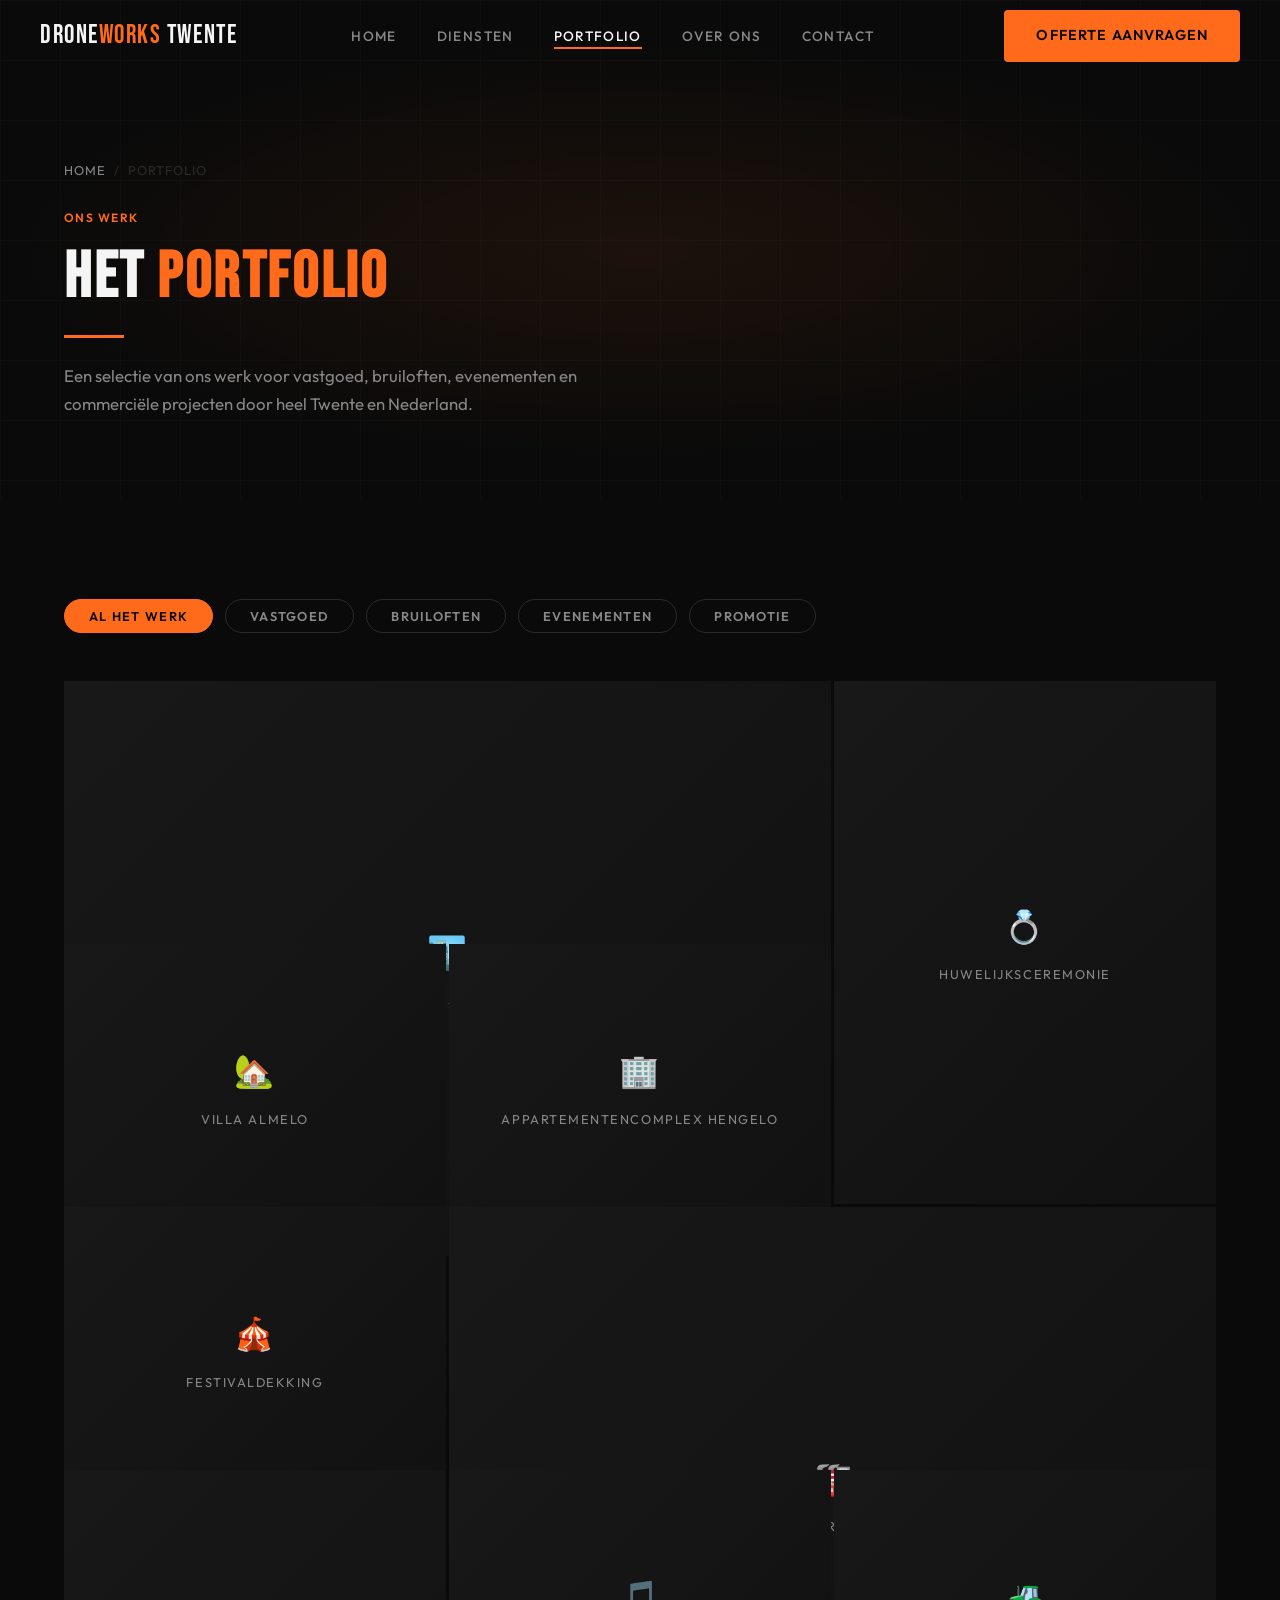
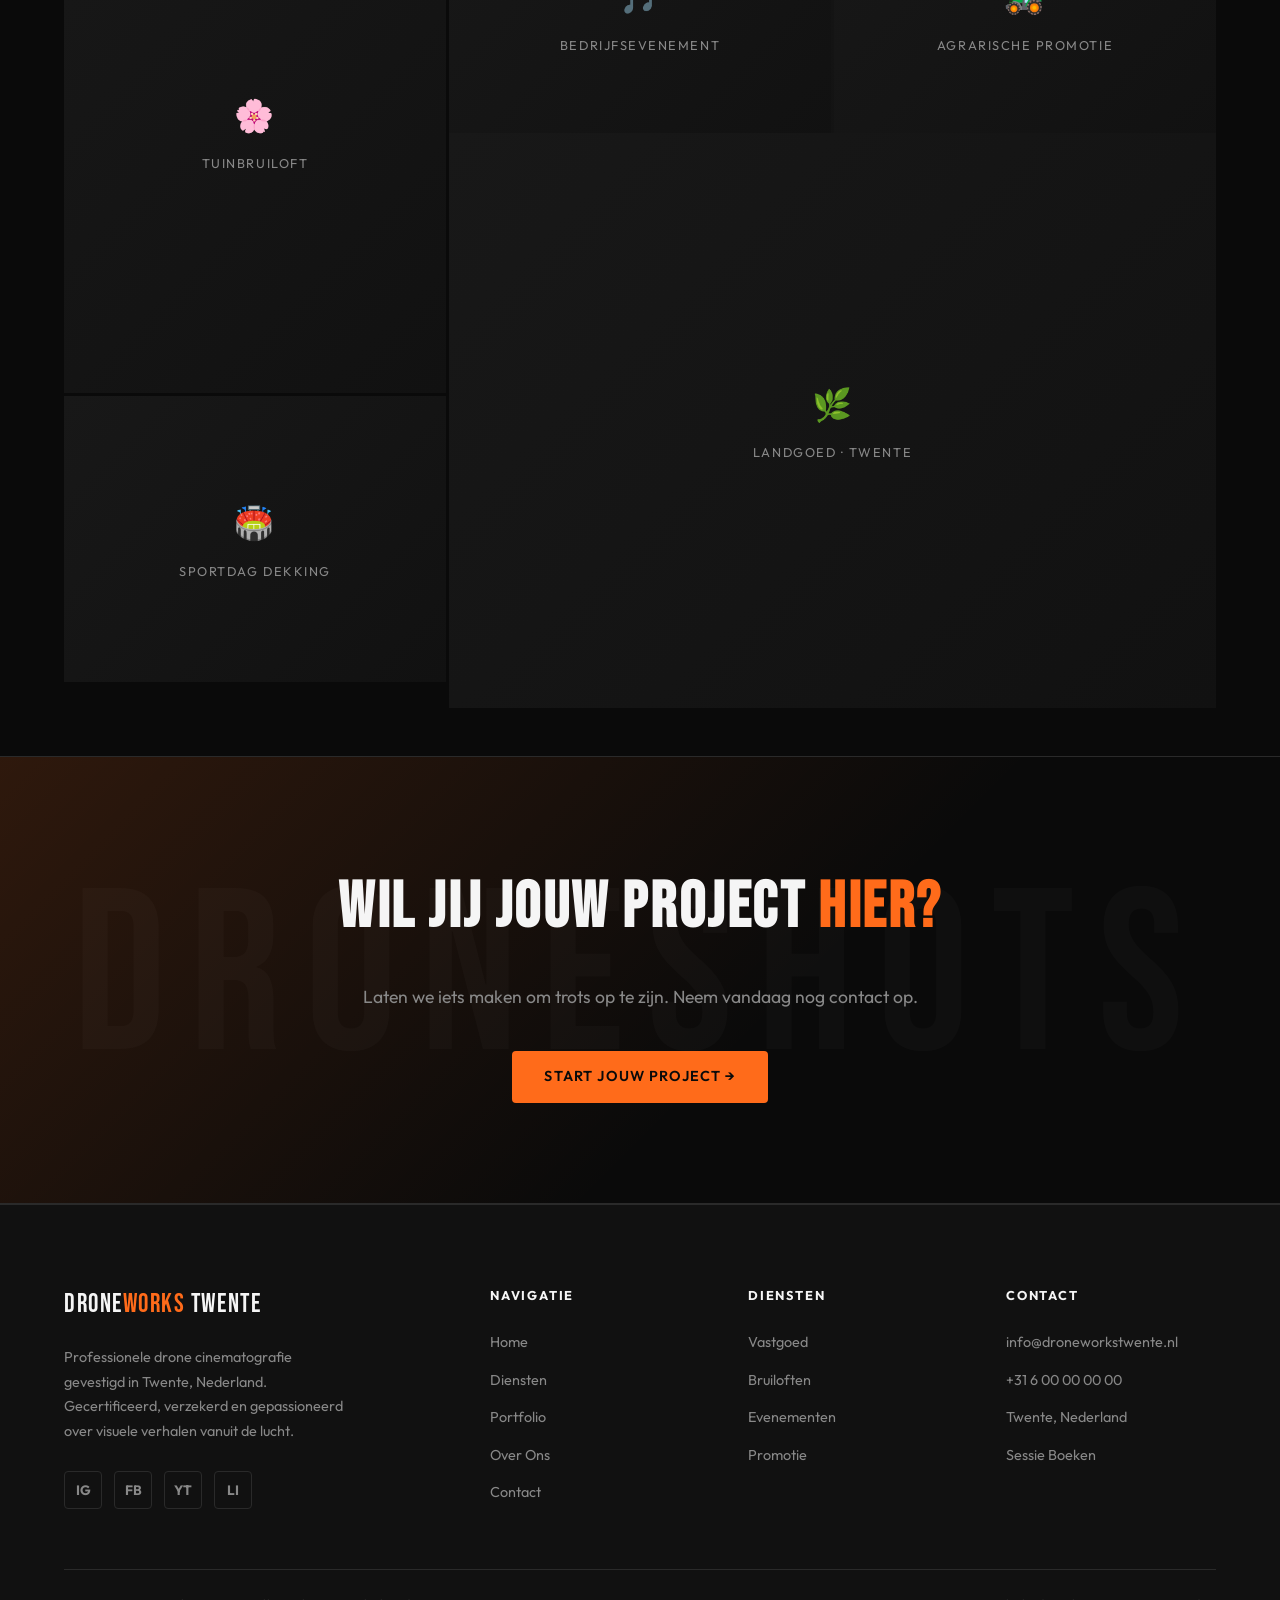
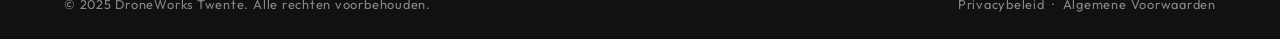
<file: portfolio.html>
<!DOCTYPE html>
<html lang="nl">
<head>
  <meta charset="UTF-8" />
  <meta name="viewport" content="width=device-width, initial-scale=1.0" />
  <meta name="description" content="DroneWorks Twente portfolio — luchtfotografie en videografie voor vastgoed, bruiloften, evenementen en commerciële projecten in Twente." />
  <title>Portfolio — DroneWorks Twente</title>
  <link rel="stylesheet" href="style.css" />
  <link rel="icon" href="data:image/svg+xml,<svg xmlns='http://www.w3.org/2000/svg' viewBox='0 0 100 100'><text y='.9em' font-size='90'>🚁</text></svg>" />
  <style>
    .portfolio-full-item { transition: opacity 0.3s ease, transform 0.3s ease; }
    .portfolio-full-item .portfolio-placeholder { position: absolute; inset: 0; }
    .portfolio-full-grid { grid-auto-rows: 260px; }
    .portfolio-full-item.tall { grid-row: span 2; }
  </style>
</head>
<body>
  <nav class="navbar scrolled" role="navigation" aria-label="Hoofdnavigatie">
    <div class="nav-inner">
      <a href="index.html" class="nav-logo">DRONE<span>WORKS</span> TWENTE</a>
      <ul class="nav-links">
        <li><a href="index.html">Home</a></li>
        <li><a href="services.html">Diensten</a></li>
        <li><a href="portfolio.html" class="active">Portfolio</a></li>
        <li><a href="about.html">Over Ons</a></li>
        <li><a href="contact.html">Contact</a></li>
      </ul>
      <a href="contact.html" class="btn btn-primary nav-cta">Offerte Aanvragen</a>
      <button class="hamburger" aria-label="Menu openen"><span></span><span></span><span></span></button>
    </div>
  </nav>
  <div class="mobile-menu" role="dialog">
    <a href="index.html">Home</a>
    <a href="services.html">Diensten</a>
    <a href="portfolio.html">Portfolio</a>
    <a href="about.html">Over Ons</a>
    <a href="contact.html">Contact</a>
    <a href="contact.html" class="btn btn-primary" style="margin-top:16px;">Offerte Aanvragen</a>
  </div>

  <section class="page-hero">
    <div class="page-hero-bg" aria-hidden="true"></div>
    <div class="container page-hero-content">
      <nav class="breadcrumb" aria-label="Kruimelpad">
        <a href="index.html">Home</a><span>/</span><span>Portfolio</span>
      </nav>
      <span class="tag">Ons Werk</span>
      <h1 class="section-title">HET <span class="orange">PORTFOLIO</span></h1>
      <div class="divider"></div>
      <p class="section-sub">Een selectie van ons werk voor vastgoed, bruiloften, evenementen en commerciële projecten door heel Twente en Nederland.</p>
    </div>
  </section>

  <section class="section">
    <div class="container">
      <!-- Filterknopjes -->
      <div class="portfolio-filters reveal" role="group" aria-label="Portfolio filteren">
        <button class="filter-btn active" data-filter="all">Al het Werk</button>
        <button class="filter-btn" data-filter="vastgoed">Vastgoed</button>
        <button class="filter-btn" data-filter="bruiloft">Bruiloften</button>
        <button class="filter-btn" data-filter="evenement">Evenementen</button>
        <button class="filter-btn" data-filter="promotie">Promotie</button>
      </div>

      <div class="portfolio-full-grid reveal">

        <div class="portfolio-full-item wide" data-category="vastgoed">
          <div class="portfolio-placeholder"><span class="icon">🏙️</span><span>Luchtopname Enschede Centrum</span></div>
          <div class="portfolio-overlay"><h4>Enschede Luchtopname</h4><span>Vastgoed · 2024</span></div>
        </div>

        <div class="portfolio-full-item tall" data-category="bruiloft">
          <div class="portfolio-placeholder"><span class="icon">💍</span><span>Huwelijksceremonie</span></div>
          <div class="portfolio-overlay"><h4>Bruiloft Bakker</h4><span>Bruiloft · 2024</span></div>
        </div>

        <div class="portfolio-full-item" data-category="vastgoed">
          <div class="portfolio-placeholder"><span class="icon">🏡</span><span>Villa Almelo</span></div>
          <div class="portfolio-overlay"><h4>Villa Almelo</h4><span>Vastgoed · 2024</span></div>
        </div>

        <div class="portfolio-full-item" data-category="vastgoed">
          <div class="portfolio-placeholder"><span class="icon">🏢</span><span>Appartementencomplex Hengelo</span></div>
          <div class="portfolio-overlay"><h4>Hengelo Residences</h4><span>Vastgoed · 2024</span></div>
        </div>

        <div class="portfolio-full-item" data-category="evenement">
          <div class="portfolio-placeholder"><span class="icon">🎪</span><span>Festivaldekking</span></div>
          <div class="portfolio-overlay"><h4>Zomerfestival</h4><span>Evenement · 2024</span></div>
        </div>

        <div class="portfolio-full-item wide" data-category="promotie">
          <div class="portfolio-placeholder"><span class="icon">🏭</span><span>Bedrijventerrein Twente</span></div>
          <div class="portfolio-overlay"><h4>Twente Bedrijventerrein</h4><span>Promotie · 2024</span></div>
        </div>

        <div class="portfolio-full-item tall" data-category="bruiloft">
          <div class="portfolio-placeholder"><span class="icon">🌸</span><span>Tuinbruiloft</span></div>
          <div class="portfolio-overlay"><h4>Tuinceremonie</h4><span>Bruiloft · 2023</span></div>
        </div>

        <div class="portfolio-full-item" data-category="evenement">
          <div class="portfolio-placeholder"><span class="icon">🎵</span><span>Bedrijfsevenement</span></div>
          <div class="portfolio-overlay"><h4>Bedrijfsbijeenkomst</h4><span>Evenement · 2023</span></div>
        </div>

        <div class="portfolio-full-item" data-category="promotie">
          <div class="portfolio-placeholder"><span class="icon">🚜</span><span>Agrarische Promotie</span></div>
          <div class="portfolio-overlay"><h4>Boerderij Overzicht</h4><span>Promotie · 2023</span></div>
        </div>

        <div class="portfolio-full-item wide" data-category="vastgoed">
          <div class="portfolio-placeholder"><span class="icon">🌿</span><span>Landgoed · Twente</span></div>
          <div class="portfolio-overlay"><h4>Landelijk Landgoed</h4><span>Vastgoed · 2023</span></div>
        </div>

        <div class="portfolio-full-item" data-category="evenement">
          <div class="portfolio-placeholder"><span class="icon">🏟️</span><span>Sportdag Dekking</span></div>
          <div class="portfolio-overlay"><h4>Sportdag</h4><span>Evenement · 2023</span></div>
        </div>

      </div>
    </div>
  </section>

  <section class="cta-banner">
    <div class="container">
      <h2>WIL JIJ JOUW PROJECT <span class="orange">HIER?</span></h2>
      <p>Laten we iets maken om trots op te zijn. Neem vandaag nog contact op.</p>
      <a href="contact.html" class="btn btn-primary">Start Jouw Project →</a>
    </div>
  </section>

  <footer>
    <div class="container">
      <div class="footer-grid">
        <div class="footer-brand">
          <a href="index.html" class="nav-logo">DRONE<span>WORKS</span> TWENTE</a>
          <p>Professionele drone cinematografie gevestigd in Twente, Nederland. Gecertificeerd, verzekerd en gepassioneerd over visuele verhalen vanuit de lucht.</p>
          <div class="social-links">
            <a href="#" class="social-link" aria-label="Instagram">IG</a>
            <a href="#" class="social-link" aria-label="Facebook">FB</a>
            <a href="#" class="social-link" aria-label="YouTube">YT</a>
            <a href="#" class="social-link" aria-label="LinkedIn">LI</a>
          </div>
        </div>
        <div class="footer-col">
          <h4>Navigatie</h4>
          <ul>
            <li><a href="index.html">Home</a></li>
            <li><a href="services.html">Diensten</a></li>
            <li><a href="portfolio.html">Portfolio</a></li>
            <li><a href="about.html">Over Ons</a></li>
            <li><a href="contact.html">Contact</a></li>
          </ul>
        </div>
        <div class="footer-col">
          <h4>Diensten</h4>
          <ul>
            <li><a href="services.html#vastgoed">Vastgoed</a></li>
            <li><a href="services.html#bruiloften">Bruiloften</a></li>
            <li><a href="services.html#evenementen">Evenementen</a></li>
            <li><a href="services.html#promotie">Promotie</a></li>
          </ul>
        </div>
        <div class="footer-col">
          <h4>Contact</h4>
          <ul>
            <li><a href="mailto:info@droneworkstwente.nl">info@droneworkstwente.nl</a></li>
            <li><a href="tel:+31600000000">+31 6 00 00 00 00</a></li>
            <li><a href="#">Twente, Nederland</a></li>
            <li><a href="contact.html">Sessie Boeken</a></li>
          </ul>
        </div>
      </div>
      <div class="footer-bottom">
        <p>© 2025 DroneWorks Twente. Alle rechten voorbehouden.</p>
        <p><a href="#">Privacybeleid</a> &nbsp;·&nbsp; <a href="#">Algemene Voorwaarden</a></p>
      </div>
    </div>
  </footer>
  <script src="script.js"></script>
</body>
</html>
</file>
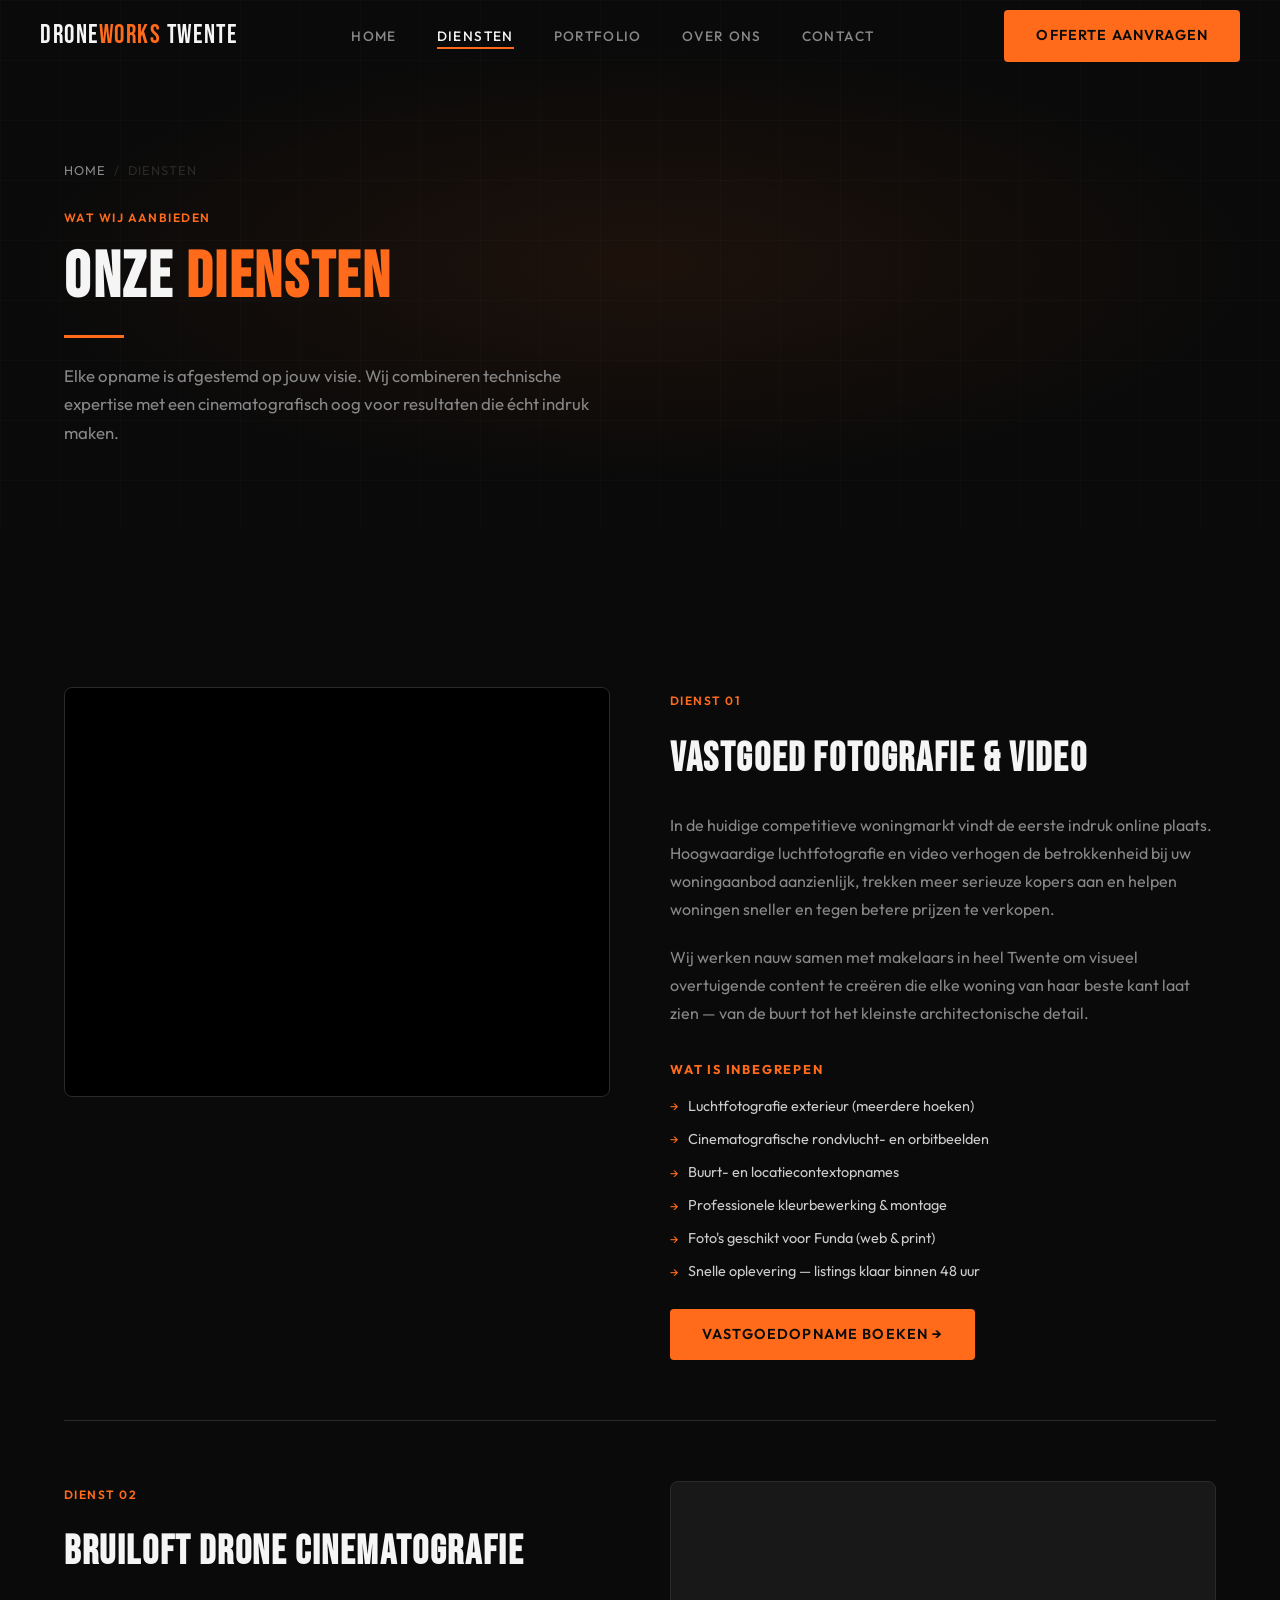
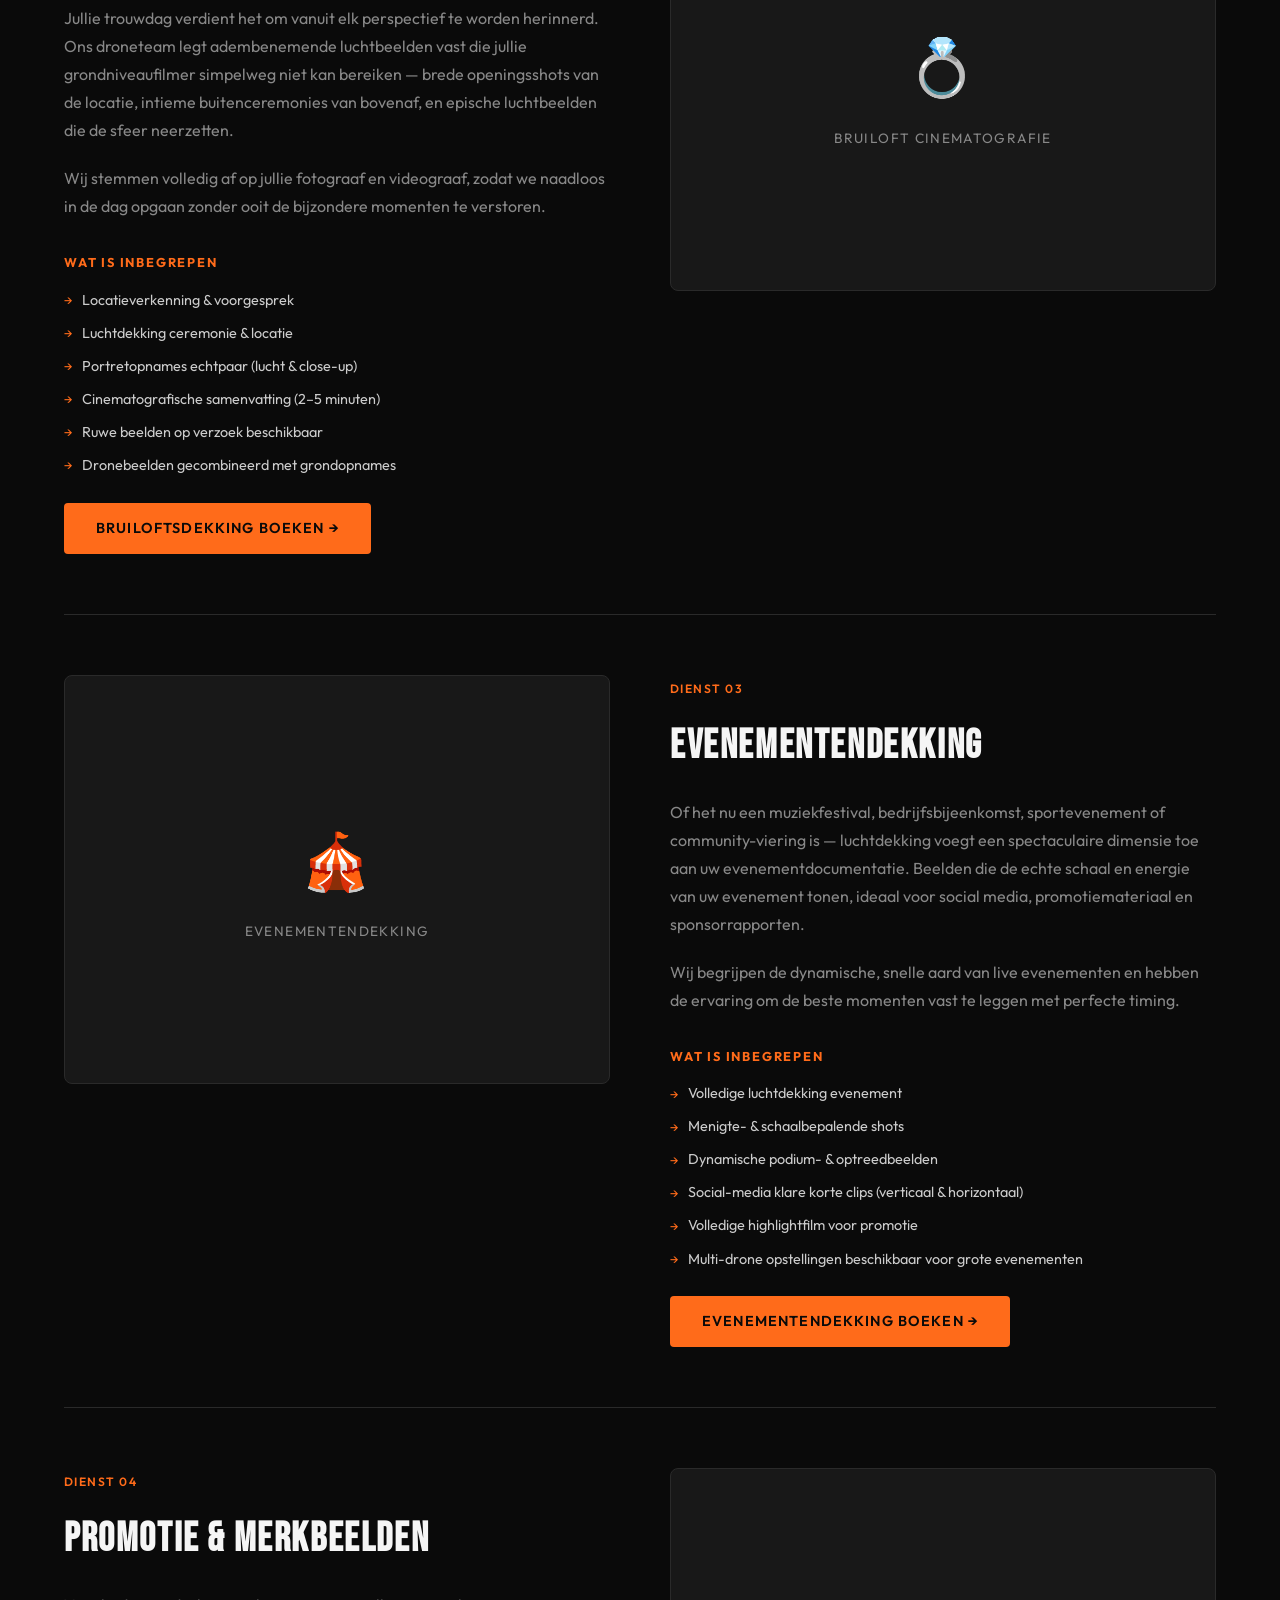
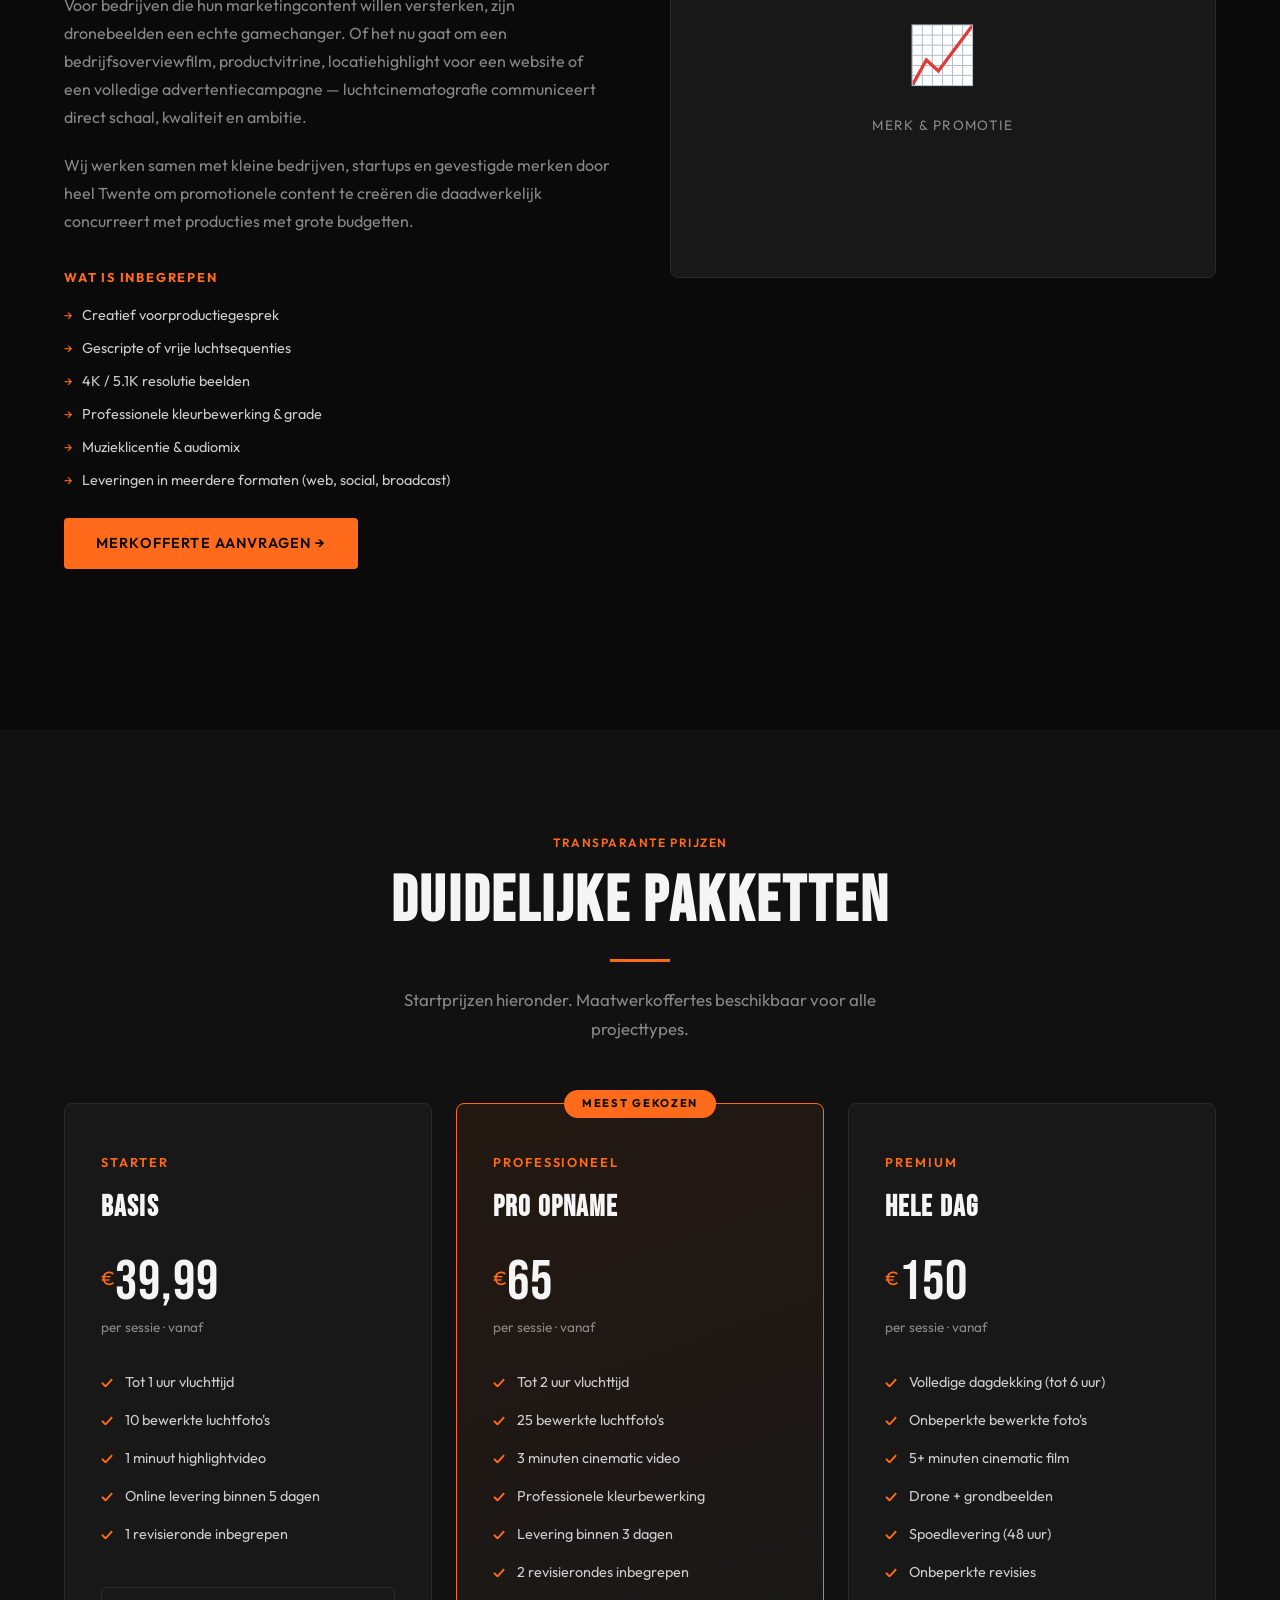
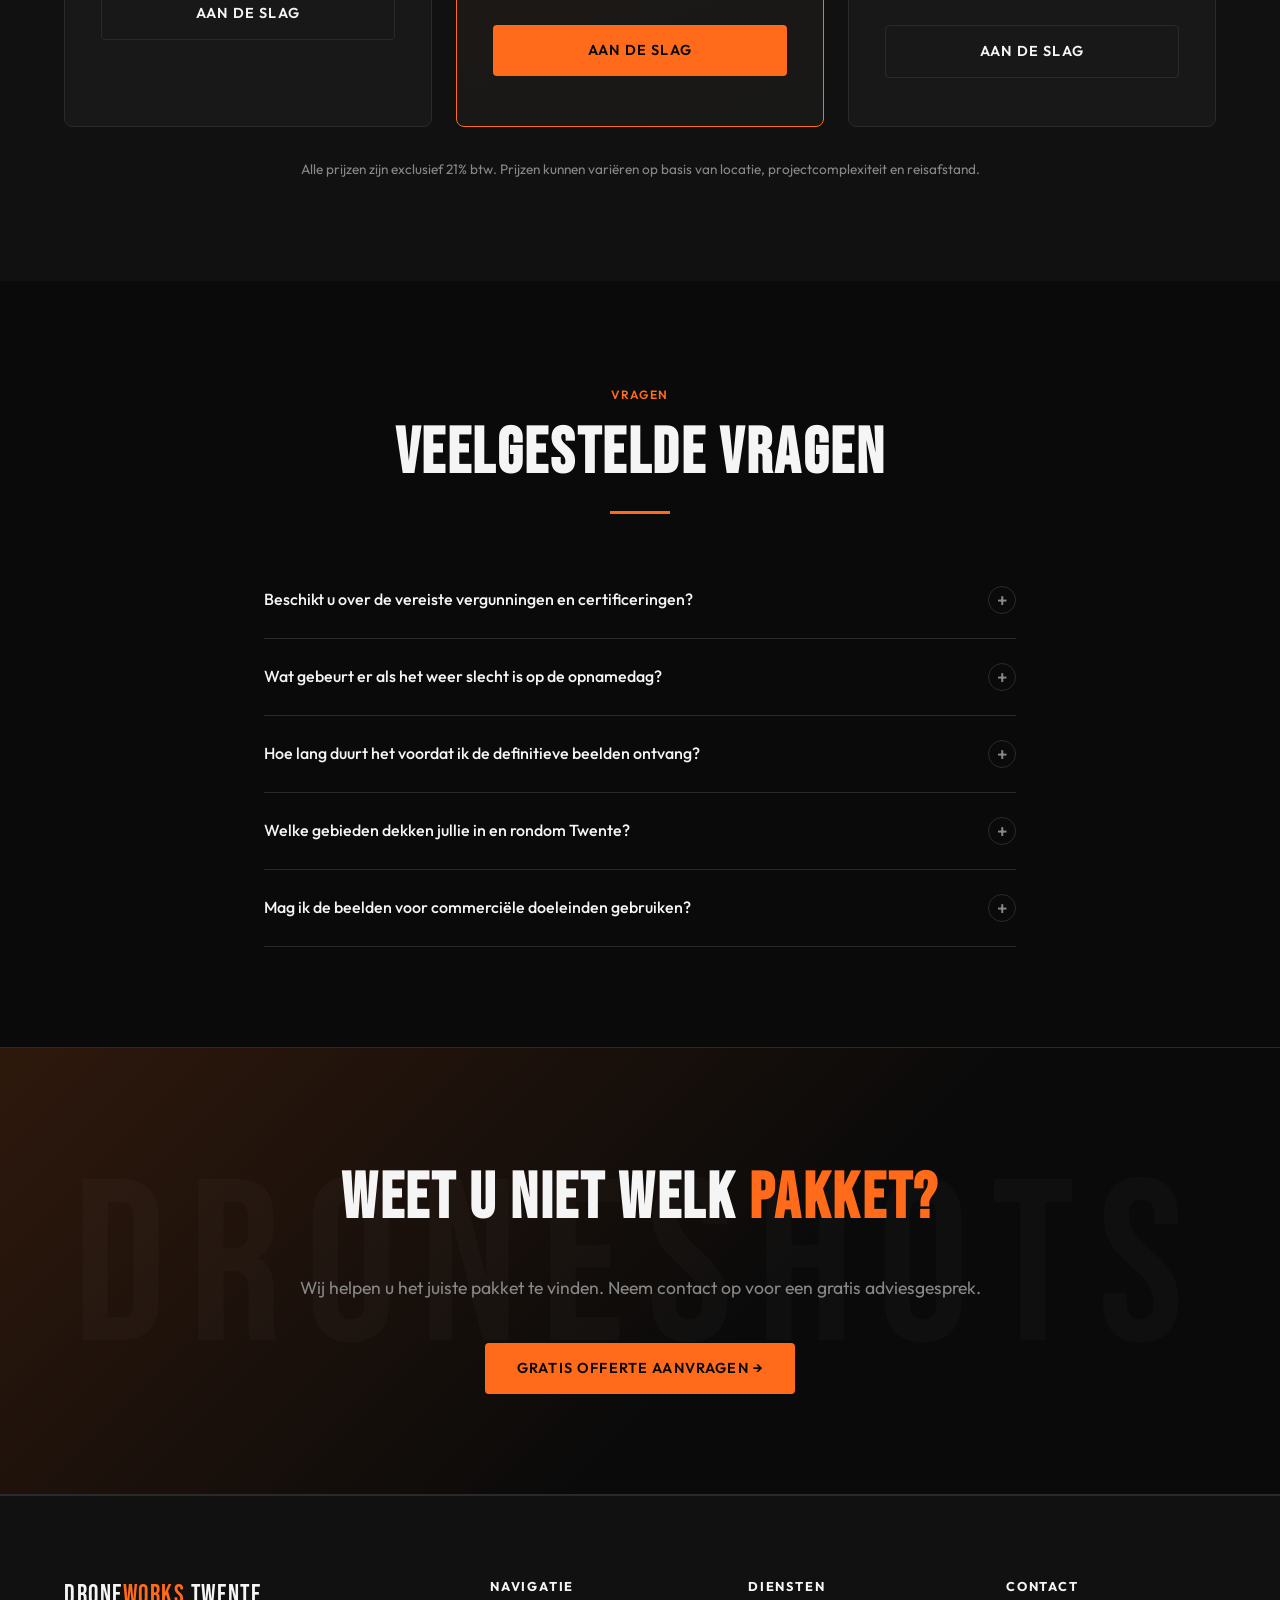
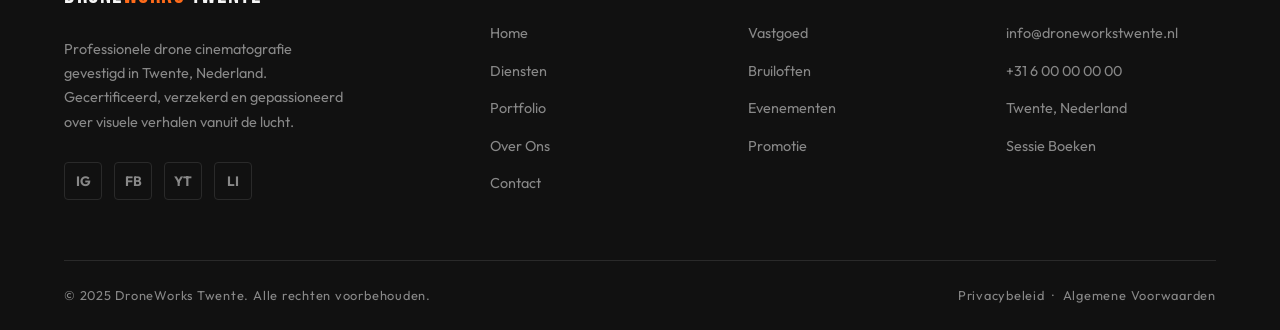
<file: services.html>
<!DOCTYPE html>
<html lang="nl">
<head>
  <meta charset="UTF-8" />
  <meta name="viewport" content="width=device-width, initial-scale=1.0" />
  <meta name="description" content="DroneWorks Twente diensten — drone fotografie en videografie voor vastgoed, bruiloften, evenementen en promotiefilms in Twente." />
  <title>Diensten — DroneWorks Twente</title>
  <link rel="stylesheet" href="style.css" />
  <link rel="icon" href="data:image/svg+xml,<svg xmlns='http://www.w3.org/2000/svg' viewBox='0 0 100 100'><text y='.9em' font-size='90'>🚁</text></svg>" />
</head>
<body>
  <nav class="navbar scrolled" role="navigation" aria-label="Hoofdnavigatie">
    <div class="nav-inner">
      <a href="index.html" class="nav-logo">DRONE<span>WORKS</span> TWENTE</a>
      <ul class="nav-links">
        <li><a href="index.html">Home</a></li>
        <li><a href="services.html" class="active">Diensten</a></li>
        <li><a href="portfolio.html">Portfolio</a></li>
        <li><a href="about.html">Over Ons</a></li>
        <li><a href="contact.html">Contact</a></li>
      </ul>
      <a href="contact.html" class="btn btn-primary nav-cta">Offerte Aanvragen</a>
      <button class="hamburger" aria-label="Menu openen"><span></span><span></span><span></span></button>
    </div>
  </nav>
  <div class="mobile-menu" role="dialog">
    <a href="index.html">Home</a>
    <a href="services.html">Diensten</a>
    <a href="portfolio.html">Portfolio</a>
    <a href="about.html">Over Ons</a>
    <a href="contact.html">Contact</a>
    <a href="contact.html" class="btn btn-primary" style="margin-top:16px;">Offerte Aanvragen</a>
  </div>

  <section class="page-hero">
    <div class="page-hero-bg" aria-hidden="true"></div>
    <div class="container page-hero-content">
      <nav class="breadcrumb" aria-label="Kruimelpad">
        <a href="index.html">Home</a><span>/</span><span>Diensten</span>
      </nav>
      <span class="tag">Wat Wij Aanbieden</span>
      <h1 class="section-title">ONZE <span class="orange">DIENSTEN</span></h1>
      <div class="divider"></div>
      <p class="section-sub">Elke opname is afgestemd op jouw visie. Wij combineren technische expertise met een cinematografisch oog voor resultaten die écht indruk maken.</p>
    </div>
  </section>

  <section class="section">
    <div class="container">

      <!-- Vastgoed -->
      <div class="service-detail reveal" id="vastgoed">
        <div class="service-detail-visual" style="padding:0; overflow:hidden; background:#000;">
          <iframe
            src="https://www.youtube.com/embed/38r-5e3mRmA"
            title="Vastgoed Luchtopname — DroneWorks Twente"
            frameborder="0"
            allow="accelerometer; autoplay; clipboard-write; encrypted-media; gyroscope; picture-in-picture"
            allowfullscreen
            style="width:100%; height:100%; min-height:280px; display:block;">
          </iframe>
        </div>
        <div class="service-detail-content">
          <span class="tag">Dienst 01</span>
          <h2>Vastgoed Fotografie &amp; Video</h2>
          <p>In de huidige competitieve woningmarkt vindt de eerste indruk online plaats. Hoogwaardige luchtfotografie en video verhogen de betrokkenheid bij uw woningaanbod aanzienlijk, trekken meer serieuze kopers aan en helpen woningen sneller en tegen betere prijzen te verkopen.</p>
          <p>Wij werken nauw samen met makelaars in heel Twente om visueel overtuigende content te creëren die elke woning van haar beste kant laat zien — van de buurt tot het kleinste architectonische detail.</p>
          <div class="service-includes">
            <h4>Wat Is Inbegrepen</h4>
            <ul>
              <li>Luchtfotografie exterieur (meerdere hoeken)</li>
              <li>Cinematografische rondvlucht- en orbitbeelden</li>
              <li>Buurt- en locatiecontextopnames</li>
              <li>Professionele kleurbewerking &amp; montage</li>
              <li>Foto's geschikt voor Funda (web &amp; print)</li>
              <li>Snelle oplevering — listings klaar binnen 48 uur</li>
            </ul>
          </div>
          <br>
          <a href="contact.html" class="btn btn-primary">Vastgoedopname Boeken →</a>
        </div>
      </div>

      <!-- Bruiloften -->
      <div class="service-detail reverse reveal" id="bruiloften">
        <div class="service-detail-visual">
          <span class="big-icon" aria-hidden="true">💍</span>
          <span>Bruiloft Cinematografie</span>
        </div>
        <div class="service-detail-content">
          <span class="tag">Dienst 02</span>
          <h2>Bruiloft Drone Cinematografie</h2>
          <p>Jullie trouwdag verdient het om vanuit elk perspectief te worden herinnerd. Ons droneteam legt adembenemende luchtbeelden vast die jullie grondniveaufilmer simpelweg niet kan bereiken — brede openingsshots van de locatie, intieme buitenceremonies van bovenaf, en epische luchtbeelden die de sfeer neerzetten.</p>
          <p>Wij stemmen volledig af op jullie fotograaf en videograaf, zodat we naadloos in de dag opgaan zonder ooit de bijzondere momenten te verstoren.</p>
          <div class="service-includes">
            <h4>Wat Is Inbegrepen</h4>
            <ul>
              <li>Locatieverkenning &amp; voorgesprek</li>
              <li>Luchtdekking ceremonie &amp; locatie</li>
              <li>Portretopnames echtpaar (lucht &amp; close-up)</li>
              <li>Cinematografische samenvatting (2–5 minuten)</li>
              <li>Ruwe beelden op verzoek beschikbaar</li>
              <li>Dronebeelden gecombineerd met grondopnames</li>
            </ul>
          </div>
          <br>
          <a href="contact.html" class="btn btn-primary">Bruiloftsdekking Boeken →</a>
        </div>
      </div>

      <!-- Evenementen -->
      <div class="service-detail reveal" id="evenementen">
        <div class="service-detail-visual">
          <span class="big-icon" aria-hidden="true">🎪</span>
          <span>Evenementendekking</span>
        </div>
        <div class="service-detail-content">
          <span class="tag">Dienst 03</span>
          <h2>Evenementendekking</h2>
          <p>Of het nu een muziekfestival, bedrijfsbijeenkomst, sportevenement of community-viering is — luchtdekking voegt een spectaculaire dimensie toe aan uw evenementdocumentatie. Beelden die de echte schaal en energie van uw evenement tonen, ideaal voor social media, promotiemateriaal en sponsorrapporten.</p>
          <p>Wij begrijpen de dynamische, snelle aard van live evenementen en hebben de ervaring om de beste momenten vast te leggen met perfecte timing.</p>
          <div class="service-includes">
            <h4>Wat Is Inbegrepen</h4>
            <ul>
              <li>Volledige luchtdekking evenement</li>
              <li>Menigte- &amp; schaalbepalende shots</li>
              <li>Dynamische podium- &amp; optreedbeelden</li>
              <li>Social-media klare korte clips (verticaal &amp; horizontaal)</li>
              <li>Volledige highlightfilm voor promotie</li>
              <li>Multi-drone opstellingen beschikbaar voor grote evenementen</li>
            </ul>
          </div>
          <br>
          <a href="contact.html" class="btn btn-primary">Evenementendekking Boeken →</a>
        </div>
      </div>

      <!-- Promotie -->
      <div class="service-detail reverse reveal" id="promotie">
        <div class="service-detail-visual">
          <span class="big-icon" aria-hidden="true">📈</span>
          <span>Merk &amp; Promotie</span>
        </div>
        <div class="service-detail-content">
          <span class="tag">Dienst 04</span>
          <h2>Promotie &amp; Merkbeelden</h2>
          <p>Voor bedrijven die hun marketingcontent willen versterken, zijn dronebeelden een echte gamechanger. Of het nu gaat om een bedrijfsoverviewfilm, productvitrine, locatiehighlight voor een website of een volledige advertentiecampagne — luchtcinematografie communiceert direct schaal, kwaliteit en ambitie.</p>
          <p>Wij werken samen met kleine bedrijven, startups en gevestigde merken door heel Twente om promotionele content te creëren die daadwerkelijk concurreert met producties met grote budgetten.</p>
          <div class="service-includes">
            <h4>Wat Is Inbegrepen</h4>
            <ul>
              <li>Creatief voorproductiegesprek</li>
              <li>Gescripte of vrije luchtsequenties</li>
              <li>4K / 5.1K resolutie beelden</li>
              <li>Professionele kleurbewerking &amp; grade</li>
              <li>Muzieklicentie &amp; audiomix</li>
              <li>Leveringen in meerdere formaten (web, social, broadcast)</li>
            </ul>
          </div>
          <br>
          <a href="contact.html" class="btn btn-primary">Merkofferte Aanvragen →</a>
        </div>
      </div>

    </div>
  </section>

  <!-- Prijzen -->
  <section class="section" style="background:var(--dark);" aria-labelledby="pricing-heading">
    <div class="container">
      <div class="reveal" style="text-align:center; max-width:600px; margin:0 auto 60px;">
        <span class="tag">Transparante Prijzen</span>
        <h2 class="section-title" id="pricing-heading">DUIDELIJKE PAKKETTEN</h2>
        <div class="divider" style="margin:24px auto;"></div>
        <p class="section-sub" style="margin:0 auto;">Startprijzen hieronder. Maatwerkoffertes beschikbaar voor alle projecttypes.</p>
      </div>
      <div class="pricing-grid">
        <div class="pricing-card reveal">
          <div class="pricing-tier">Starter</div>
          <h3>Basis</h3>
          <div class="pricing-price">
            <span class="currency">€</span><span class="amount">39,99</span>
            <div class="period">per sessie · vanaf</div>
          </div>
          <ul class="pricing-features">
            <li>Tot 1 uur vluchttijd</li>
            <li>10 bewerkte luchtfoto's</li>
            <li>1 minuut highlightvideo</li>
            <li>Online levering binnen 5 dagen</li>
            <li>1 revisieronde inbegrepen</li>
          </ul>
          <a href="contact.html" class="btn btn-outline">Aan de Slag</a>
        </div>
        <div class="pricing-card featured reveal reveal-delay-1">
          <div class="pricing-badge">Meest Gekozen</div>
          <div class="pricing-tier">Professioneel</div>
          <h3>Pro Opname</h3>
          <div class="pricing-price">
            <span class="currency">€</span><span class="amount">65</span>
            <div class="period">per sessie · vanaf</div>
          </div>
          <ul class="pricing-features">
            <li>Tot 2 uur vluchttijd</li>
            <li>25 bewerkte luchtfoto's</li>
            <li>3 minuten cinematic video</li>
            <li>Professionele kleurbewerking</li>
            <li>Levering binnen 3 dagen</li>
            <li>2 revisierondes inbegrepen</li>
          </ul>
          <a href="contact.html" class="btn btn-primary">Aan de Slag</a>
        </div>
        <div class="pricing-card reveal reveal-delay-2">
          <div class="pricing-tier">Premium</div>
          <h3>Hele Dag</h3>
          <div class="pricing-price">
            <span class="currency">€</span><span class="amount">150</span>
            <div class="period">per sessie · vanaf</div>
          </div>
          <ul class="pricing-features">
            <li>Volledige dagdekking (tot 6 uur)</li>
            <li>Onbeperkte bewerkte foto's</li>
            <li>5+ minuten cinematic film</li>
            <li>Drone + grondbeelden</li>
            <li>Spoedlevering (48 uur)</li>
            <li>Onbeperkte revisies</li>
          </ul>
          <a href="contact.html" class="btn btn-outline">Aan de Slag</a>
        </div>
      </div>
      <p class="reveal" style="text-align:center; color:var(--grey); font-size:0.85rem; margin-top:32px;">
        Alle prijzen zijn exclusief 21% btw. Prijzen kunnen variëren op basis van locatie, projectcomplexiteit en reisafstand.
      </p>
    </div>
  </section>

  <!-- Veelgestelde Vragen -->
  <section class="section" aria-labelledby="faq-heading">
    <div class="container" style="max-width:800px;">
      <div class="reveal" style="text-align:center;">
        <span class="tag">Vragen</span>
        <h2 class="section-title" id="faq-heading">VEELGESTELDE VRAGEN</h2>
        <div class="divider" style="margin:24px auto;"></div>
      </div>
      <div class="faq-list reveal">
        <div class="faq-item">
          <div class="faq-question">Beschikt u over de vereiste vergunningen en certificeringen?<div class="faq-icon">+</div></div>
          <div class="faq-answer"><div class="faq-answer-inner">Ja — DroneWorks Twente beschikt over alle vereiste EU A2 CofC en Open Category-licenties. We zijn volledig verzekerd en opereren in volledige overeenstemming met de Nederlandse CAA (RDW/ILT) regelgeving. Documentatie beschikbaar op aanvraag.</div></div>
        </div>
        <div class="faq-item">
          <div class="faq-question">Wat gebeurt er als het weer slecht is op de opnamedag?<div class="faq-icon">+</div></div>
          <div class="faq-answer"><div class="faq-answer-inner">Veiligheid staat voorop. We houden de weersomstandigheden nauwlettend in de gaten en nemen minimaal 24 uur van tevoren contact met u op als de omstandigheden ongeschikt zijn. Alle verzettingen wegens slecht weer zijn kosteloos.</div></div>
        </div>
        <div class="faq-item">
          <div class="faq-question">Hoe lang duurt het voordat ik de definitieve beelden ontvang?<div class="faq-icon">+</div></div>
          <div class="faq-answer"><div class="faq-answer-inner">Standaard levering is 3–5 werkdagen na de opname. Pro en Hele Dag pakketten omvatten versnelde levering binnen 48–72 uur. Spoedlevering (24 uur) is beschikbaar tegen meerprijs.</div></div>
        </div>
        <div class="faq-item">
          <div class="faq-question">Welke gebieden dekken jullie in en rondom Twente?<div class="faq-icon">+</div></div>
          <div class="faq-answer"><div class="faq-answer-inner">Wij bedienen voornamelijk Enschede, Hengelo, Almelo, Oldenzaal en omgeving. We reizen ook naar de bredere regio Overijssel en verder — reiskosten kunnen van toepassing zijn voor locaties op meer dan 30 km.</div></div>
        </div>
        <div class="faq-item">
          <div class="faq-question">Mag ik de beelden voor commerciële doeleinden gebruiken?<div class="faq-icon">+</div></div>
          <div class="faq-answer"><div class="faq-answer-inner">Ja. Alle pakketten omvatten een commerciële gebruikslicentie. U bent vrij om de geleverde beelden te gebruiken voor websites, social media, advertenties, woningaanbiedingen en drukwerk.</div></div>
        </div>
      </div>
    </div>
  </section>

  <section class="cta-banner">
    <div class="container">
      <h2>WEET U NIET WELK <span class="orange">PAKKET?</span></h2>
      <p>Wij helpen u het juiste pakket te vinden. Neem contact op voor een gratis adviesgesprek.</p>
      <a href="contact.html" class="btn btn-primary">Gratis Offerte Aanvragen →</a>
    </div>
  </section>

  <footer>
    <div class="container">
      <div class="footer-grid">
        <div class="footer-brand">
          <a href="index.html" class="nav-logo">DRONE<span>WORKS</span> TWENTE</a>
          <p>Professionele drone cinematografie gevestigd in Twente, Nederland. Gecertificeerd, verzekerd en gepassioneerd over visuele verhalen vanuit de lucht.</p>
          <div class="social-links">
            <a href="#" class="social-link" aria-label="Instagram">IG</a>
            <a href="#" class="social-link" aria-label="Facebook">FB</a>
            <a href="#" class="social-link" aria-label="YouTube">YT</a>
            <a href="#" class="social-link" aria-label="LinkedIn">LI</a>
          </div>
        </div>
        <div class="footer-col">
          <h4>Navigatie</h4>
          <ul>
            <li><a href="index.html">Home</a></li>
            <li><a href="services.html">Diensten</a></li>
            <li><a href="portfolio.html">Portfolio</a></li>
            <li><a href="about.html">Over Ons</a></li>
            <li><a href="contact.html">Contact</a></li>
          </ul>
        </div>
        <div class="footer-col">
          <h4>Diensten</h4>
          <ul>
            <li><a href="#vastgoed">Vastgoed</a></li>
            <li><a href="#bruiloften">Bruiloften</a></li>
            <li><a href="#evenementen">Evenementen</a></li>
            <li><a href="#promotie">Promotie</a></li>
          </ul>
        </div>
        <div class="footer-col">
          <h4>Contact</h4>
          <ul>
            <li><a href="mailto:info@droneworkstwente.nl">info@droneworkstwente.nl</a></li>
            <li><a href="tel:+31600000000">+31 6 00 00 00 00</a></li>
            <li><a href="#">Twente, Nederland</a></li>
            <li><a href="contact.html">Sessie Boeken</a></li>
          </ul>
        </div>
      </div>
      <div class="footer-bottom">
        <p>© 2025 DroneWorks Twente. Alle rechten voorbehouden.</p>
        <p><a href="#">Privacybeleid</a> &nbsp;·&nbsp; <a href="#">Algemene Voorwaarden</a></p>
      </div>
    </div>
  </footer>
  <script src="script.js"></script>
</body>
</html>
</file>
<file: style.css>
/* ============================================================
   DroneWorks Twente — Main Stylesheet
   Dark cinematic theme with orange accents
   ============================================================ */

@import url('https://fonts.googleapis.com/css2?family=Bebas+Neue&family=Outfit:wght@300;400;500;600;700&display=swap');

/* ── CSS Variables ───────────────────────────────────────── */
:root {
  --black:      #0a0a0a;
  --dark:       #111111;
  --card:       #181818;
  --border:     #2a2a2a;
  --orange:     #ff6b1a;
  --orange-dim: #cc5514;
  --white:      #f5f5f5;
  --grey:       #888888;
  --light-grey: #cccccc;

  --font-display: 'Bebas Neue', sans-serif;
  --font-body:    'Outfit', sans-serif;

  --radius: 4px;
  --transition: 0.3s cubic-bezier(0.4, 0, 0.2, 1);
  --glow: 0 0 40px rgba(255,107,26,0.25);
}

/* ── Reset ───────────────────────────────────────────────── */
*, *::before, *::after { box-sizing: border-box; margin: 0; padding: 0; }
html { scroll-behavior: smooth; font-size: 16px; }
body {
  background: var(--black);
  color: var(--white);
  font-family: var(--font-body);
  line-height: 1.6;
  overflow-x: hidden;
}
img { max-width: 100%; display: block; }
a  { color: inherit; text-decoration: none; }
ul { list-style: none; }

/* ── Utility ─────────────────────────────────────────────── */
.container  { max-width: 1200px; margin: 0 auto; padding: 0 24px; }
.section    { padding: 100px 0; }
.section-sm { padding: 60px 0; }
.orange     { color: var(--orange); }
.tag {
  display: inline-block;
  font-size: 0.75rem;
  font-weight: 600;
  letter-spacing: 0.12em;
  text-transform: uppercase;
  color: var(--orange);
  margin-bottom: 16px;
}
.section-title {
  font-family: var(--font-display);
  font-size: clamp(2.5rem, 5vw, 4rem);
  letter-spacing: 0.04em;
  line-height: 1.05;
  margin-bottom: 20px;
}
.section-sub {
  font-size: 1.05rem;
  color: var(--grey);
  max-width: 560px;
  line-height: 1.7;
}
.divider {
  width: 60px; height: 3px;
  background: var(--orange);
  margin: 24px 0;
}

/* ── Buttons ─────────────────────────────────────────────── */
.btn {
  display: inline-flex;
  align-items: center;
  gap: 10px;
  padding: 14px 32px;
  font-family: var(--font-body);
  font-size: 0.9rem;
  font-weight: 600;
  letter-spacing: 0.08em;
  text-transform: uppercase;
  border-radius: var(--radius);
  cursor: pointer;
  transition: var(--transition);
  border: none;
}
.btn-primary {
  background: var(--orange);
  color: var(--black);
}
.btn-primary:hover {
  background: var(--white);
  transform: translateY(-2px);
  box-shadow: var(--glow);
}
.btn-outline {
  background: transparent;
  color: var(--white);
  border: 1px solid var(--border);
}
.btn-outline:hover {
  border-color: var(--orange);
  color: var(--orange);
}

/* ── Navigation ──────────────────────────────────────────── */
.navbar {
  position: fixed;
  top: 0; left: 0; right: 0;
  z-index: 1000;
  padding: 0 24px;
  transition: var(--transition);
}
.navbar.scrolled {
  background: rgba(10,10,10,0.95);
  backdrop-filter: blur(20px);
  border-bottom: 1px solid var(--border);
}
.nav-inner {
  max-width: 1200px;
  margin: 0 auto;
  height: 72px;
  display: flex;
  align-items: center;
  justify-content: space-between;
}
.nav-logo {
  font-family: var(--font-display);
  font-size: 1.6rem;
  letter-spacing: 0.06em;
  color: var(--white);
}
.nav-logo span { color: var(--orange); }
.nav-links {
  display: flex;
  align-items: center;
  gap: 40px;
}
.nav-links a {
  font-size: 0.85rem;
  font-weight: 500;
  letter-spacing: 0.1em;
  text-transform: uppercase;
  color: var(--grey);
  transition: var(--transition);
  position: relative;
}
.nav-links a::after {
  content: '';
  position: absolute;
  bottom: -4px; left: 0;
  width: 0; height: 2px;
  background: var(--orange);
  transition: var(--transition);
}
.nav-links a:hover,
.nav-links a.active { color: var(--white); }
.nav-links a:hover::after,
.nav-links a.active::after { width: 100%; }
.nav-cta { margin-left: 16px; }

/* Hamburger */
.hamburger {
  display: none;
  flex-direction: column;
  gap: 5px;
  cursor: pointer;
  padding: 4px;
}
.hamburger span {
  display: block;
  width: 24px; height: 2px;
  background: var(--white);
  transition: var(--transition);
}
.hamburger.open span:nth-child(1) { transform: translateY(7px) rotate(45deg); }
.hamburger.open span:nth-child(2) { opacity: 0; }
.hamburger.open span:nth-child(3) { transform: translateY(-7px) rotate(-45deg); }

/* Mobile menu */
.mobile-menu {
  display: none;
  position: fixed;
  inset: 0;
  background: var(--black);
  z-index: 999;
  flex-direction: column;
  align-items: center;
  justify-content: center;
  gap: 40px;
}
.mobile-menu.open { display: flex; }
.mobile-menu a {
  font-family: var(--font-display);
  font-size: 2.5rem;
  letter-spacing: 0.06em;
  color: var(--grey);
  transition: var(--transition);
}
.mobile-menu a:hover { color: var(--orange); }

/* ── Hero ─────────────────────────────────────────────────── */
.hero {
  position: relative;
  min-height: 100vh;
  display: flex;
  align-items: center;
  overflow: hidden;
}
.hero-bg {
  position: absolute;
  inset: 0;
  background:
    radial-gradient(ellipse 80% 60% at 60% 40%, rgba(255,107,26,0.12) 0%, transparent 70%),
    linear-gradient(160deg, #0a0a0a 0%, #111111 100%);
}
/* Cinematic grid overlay */
.hero-bg::before {
  content: '';
  position: absolute;
  inset: 0;
  background-image:
    linear-gradient(rgba(255,255,255,0.02) 1px, transparent 1px),
    linear-gradient(90deg, rgba(255,255,255,0.02) 1px, transparent 1px);
  background-size: 60px 60px;
}
/* Diagonal orange accent line */
.hero-bg::after {
  content: '';
  position: absolute;
  top: 0; right: 10%;
  width: 1px; height: 100%;
  background: linear-gradient(to bottom, transparent, var(--orange), transparent);
  opacity: 0.3;
}
.hero-content {
  position: relative;
  z-index: 2;
  max-width: 1200px;
  margin: 0 auto;
  padding: 0 24px;
  padding-top: 100px;
}
.hero-eyebrow {
  display: flex;
  align-items: center;
  gap: 12px;
  margin-bottom: 28px;
  opacity: 0;
  animation: fadeUp 0.8s 0.3s forwards;
}
.hero-eyebrow-line {
  width: 48px; height: 1px;
  background: var(--orange);
}
.hero-eyebrow span {
  font-size: 0.8rem;
  font-weight: 600;
  letter-spacing: 0.2em;
  text-transform: uppercase;
  color: var(--orange);
}
.hero-title {
  font-family: var(--font-display);
  font-size: clamp(4rem, 10vw, 9rem);
  line-height: 0.95;
  letter-spacing: 0.02em;
  margin-bottom: 32px;
  opacity: 0;
  animation: fadeUp 0.8s 0.5s forwards;
}
.hero-title em {
  font-style: normal;
  color: var(--orange);
  display: block;
}
.hero-sub {
  font-size: 1.1rem;
  color: var(--grey);
  max-width: 480px;
  line-height: 1.75;
  margin-bottom: 48px;
  opacity: 0;
  animation: fadeUp 0.8s 0.7s forwards;
}
.hero-actions {
  display: flex;
  gap: 16px;
  flex-wrap: wrap;
  opacity: 0;
  animation: fadeUp 0.8s 0.9s forwards;
}
/* Scroll indicator */
.scroll-indicator {
  position: absolute;
  bottom: 40px;
  left: 50%;
  transform: translateX(-50%);
  display: flex;
  flex-direction: column;
  align-items: center;
  gap: 8px;
  opacity: 0;
  animation: fadeIn 1s 1.5s forwards;
}
.scroll-indicator span {
  font-size: 0.7rem;
  letter-spacing: 0.2em;
  text-transform: uppercase;
  color: var(--grey);
}
.scroll-mouse {
  width: 22px; height: 36px;
  border: 1px solid var(--border);
  border-radius: 11px;
  position: relative;
}
.scroll-mouse::after {
  content: '';
  position: absolute;
  top: 6px; left: 50%;
  transform: translateX(-50%);
  width: 3px; height: 7px;
  background: var(--orange);
  border-radius: 2px;
  animation: scrollDot 2s infinite;
}

/* ── Stats Bar ───────────────────────────────────────────── */
.stats-bar {
  background: var(--card);
  border-top: 1px solid var(--border);
  border-bottom: 1px solid var(--border);
  padding: 40px 0;
}
.stats-grid {
  display: grid;
  grid-template-columns: repeat(4, 1fr);
  gap: 0;
}
.stat-item {
  text-align: center;
  padding: 24px;
  border-right: 1px solid var(--border);
  position: relative;
}
.stat-item:last-child { border-right: none; }
.stat-number {
  font-family: var(--font-display);
  font-size: 3rem;
  letter-spacing: 0.04em;
  color: var(--orange);
  line-height: 1;
  margin-bottom: 8px;
}
.stat-label {
  font-size: 0.8rem;
  letter-spacing: 0.12em;
  text-transform: uppercase;
  color: var(--grey);
}

/* ── Services Overview ───────────────────────────────────── */
.services-grid {
  display: grid;
  grid-template-columns: repeat(2, 1fr);
  gap: 2px;
  margin-top: 60px;
}
.service-card {
  background: var(--card);
  padding: 48px 40px;
  border: 1px solid var(--border);
  position: relative;
  overflow: hidden;
  transition: var(--transition);
  cursor: pointer;
}
.service-card::before {
  content: '';
  position: absolute;
  bottom: 0; left: 0;
  width: 0; height: 2px;
  background: var(--orange);
  transition: var(--transition);
}
.service-card:hover::before { width: 100%; }
.service-card:hover { border-color: rgba(255,107,26,0.3); }
.service-icon {
  width: 52px; height: 52px;
  background: rgba(255,107,26,0.1);
  border: 1px solid rgba(255,107,26,0.2);
  border-radius: var(--radius);
  display: flex;
  align-items: center;
  justify-content: center;
  margin-bottom: 28px;
  font-size: 1.4rem;
}
.service-card h3 {
  font-family: var(--font-display);
  font-size: 1.8rem;
  letter-spacing: 0.04em;
  margin-bottom: 16px;
}
.service-card p {
  color: var(--grey);
  line-height: 1.7;
  font-size: 0.95rem;
}
.service-num {
  position: absolute;
  top: 24px; right: 32px;
  font-family: var(--font-display);
  font-size: 5rem;
  color: rgba(255,255,255,0.04);
  line-height: 1;
  pointer-events: none;
}

/* ── Portfolio Grid ──────────────────────────────────────── */
.portfolio-grid {
  display: grid;
  grid-template-columns: repeat(3, 1fr);
  gap: 3px;
  margin-top: 60px;
}
.portfolio-item {
  position: relative;
  aspect-ratio: 4/3;
  overflow: hidden;
  cursor: pointer;
  background: var(--card);
}
.portfolio-item.large {
  grid-column: span 2;
  aspect-ratio: 16/9;
}
.portfolio-placeholder {
  width: 100%; height: 100%;
  background: linear-gradient(135deg, var(--card) 0%, var(--dark) 100%);
  display: flex;
  flex-direction: column;
  align-items: center;
  justify-content: center;
  gap: 12px;
  color: var(--grey);
  font-size: 0.8rem;
  letter-spacing: 0.12em;
  text-transform: uppercase;
  transition: var(--transition);
}
.portfolio-placeholder .icon { font-size: 2rem; }
.portfolio-overlay {
  position: absolute;
  inset: 0;
  background: rgba(255,107,26,0.85);
  display: flex;
  flex-direction: column;
  align-items: center;
  justify-content: center;
  opacity: 0;
  transition: var(--transition);
}
.portfolio-item:hover .portfolio-overlay { opacity: 1; }
.portfolio-overlay h4 {
  font-family: var(--font-display);
  font-size: 1.6rem;
  letter-spacing: 0.06em;
  color: var(--black);
  margin-bottom: 8px;
}
.portfolio-overlay span {
  font-size: 0.75rem;
  letter-spacing: 0.15em;
  text-transform: uppercase;
  color: rgba(0,0,0,0.7);
}

/* ── Pricing ─────────────────────────────────────────────── */
.pricing-grid {
  display: grid;
  grid-template-columns: repeat(3, 1fr);
  gap: 24px;
  margin-top: 60px;
}
.pricing-card {
  background: var(--card);
  border: 1px solid var(--border);
  border-radius: 8px;
  padding: 48px 36px;
  position: relative;
  transition: var(--transition);
}
.pricing-card.featured {
  border-color: var(--orange);
  background: linear-gradient(160deg, rgba(255,107,26,0.08) 0%, var(--card) 100%);
}
.pricing-badge {
  position: absolute;
  top: -14px; left: 50%;
  transform: translateX(-50%);
  background: var(--orange);
  color: var(--black);
  font-size: 0.7rem;
  font-weight: 700;
  letter-spacing: 0.15em;
  text-transform: uppercase;
  padding: 5px 18px;
  border-radius: 20px;
}
.pricing-tier {
  font-size: 0.8rem;
  font-weight: 600;
  letter-spacing: 0.15em;
  text-transform: uppercase;
  color: var(--orange);
  margin-bottom: 12px;
}
.pricing-card h3 {
  font-family: var(--font-display);
  font-size: 1.8rem;
  letter-spacing: 0.04em;
  margin-bottom: 24px;
}
.pricing-price {
  margin-bottom: 32px;
}
.pricing-price .amount {
  font-family: var(--font-display);
  font-size: 3.5rem;
  letter-spacing: 0.02em;
  color: var(--white);
  line-height: 1;
}
.pricing-price .currency {
  font-size: 1.2rem;
  vertical-align: top;
  margin-top: 8px;
  display: inline-block;
  color: var(--orange);
}
.pricing-price .period {
  font-size: 0.85rem;
  color: var(--grey);
  margin-top: 6px;
}
.pricing-features {
  display: flex;
  flex-direction: column;
  gap: 14px;
  margin-bottom: 40px;
}
.pricing-features li {
  display: flex;
  align-items: flex-start;
  gap: 12px;
  font-size: 0.9rem;
  color: var(--light-grey);
}
.pricing-features li::before {
  content: '✓';
  color: var(--orange);
  font-weight: 700;
  flex-shrink: 0;
  margin-top: 1px;
}
.pricing-card .btn { width: 100%; justify-content: center; }

/* ── CTA Banner ──────────────────────────────────────────── */
.cta-banner {
  background: linear-gradient(135deg, rgba(255,107,26,0.15) 0%, transparent 60%);
  border-top: 1px solid var(--border);
  border-bottom: 1px solid var(--border);
  padding: 100px 0;
  text-align: center;
  position: relative;
  overflow: hidden;
}
.cta-banner::before {
  content: 'DRONESHOTS';
  position: absolute;
  top: 50%;
  left: 50%;
  transform: translate(-50%, -50%);
  font-family: var(--font-display);
  font-size: 18vw;
  color: rgba(255,255,255,0.025);
  white-space: nowrap;
  pointer-events: none;
  letter-spacing: 0.1em;
}
.cta-banner h2 {
  font-family: var(--font-display);
  font-size: clamp(2.5rem, 5vw, 4.5rem);
  letter-spacing: 0.04em;
  margin-bottom: 24px;
  position: relative;
}
.cta-banner p {
  font-size: 1.1rem;
  color: var(--grey);
  margin-bottom: 40px;
  position: relative;
}
.cta-banner .btn { position: relative; }

/* ── About ───────────────────────────────────────────────── */
.about-layout {
  display: grid;
  grid-template-columns: 1fr 1fr;
  gap: 80px;
  align-items: center;
}
.about-visual {
  position: relative;
  aspect-ratio: 4/5;
  background: var(--card);
  border: 1px solid var(--border);
  overflow: hidden;
}
.about-visual-inner {
  width: 100%; height: 100%;
  display: flex;
  flex-direction: column;
  align-items: center;
  justify-content: center;
  gap: 12px;
  color: var(--grey);
  font-size: 0.8rem;
  letter-spacing: 0.1em;
  text-transform: uppercase;
}
.about-visual-inner .big-icon { font-size: 4rem; }
.about-accent {
  position: absolute;
  top: 24px; right: 24px;
  width: 80px; height: 80px;
  border: 2px solid var(--orange);
  border-radius: 50%;
  display: flex;
  align-items: center;
  justify-content: center;
  font-family: var(--font-display);
  font-size: 0.9rem;
  letter-spacing: 0.08em;
  color: var(--orange);
  text-align: center;
  line-height: 1.2;
}
.about-content .section-sub { margin-bottom: 32px; }
.about-values {
  display: grid;
  grid-template-columns: 1fr 1fr;
  gap: 16px;
  margin-top: 48px;
}
.value-item {
  padding: 24px;
  background: var(--card);
  border: 1px solid var(--border);
  border-radius: var(--radius);
}
.value-item h4 {
  font-size: 0.85rem;
  font-weight: 700;
  letter-spacing: 0.1em;
  text-transform: uppercase;
  color: var(--orange);
  margin-bottom: 8px;
}
.value-item p {
  font-size: 0.85rem;
  color: var(--grey);
  line-height: 1.6;
}

/* ── Contact ─────────────────────────────────────────────── */
.contact-layout {
  display: grid;
  grid-template-columns: 1fr 1.5fr;
  gap: 80px;
  align-items: start;
}
.contact-info { padding-top: 8px; }
.contact-detail {
  display: flex;
  gap: 20px;
  margin-bottom: 36px;
}
.contact-detail-icon {
  width: 44px; height: 44px;
  background: rgba(255,107,26,0.1);
  border: 1px solid rgba(255,107,26,0.2);
  border-radius: var(--radius);
  display: flex;
  align-items: center;
  justify-content: center;
  flex-shrink: 0;
  font-size: 1.1rem;
}
.contact-detail h4 {
  font-size: 0.8rem;
  font-weight: 600;
  letter-spacing: 0.12em;
  text-transform: uppercase;
  color: var(--grey);
  margin-bottom: 6px;
}
.contact-detail p, .contact-detail a {
  font-size: 0.95rem;
  color: var(--white);
}
.contact-detail a:hover { color: var(--orange); }

/* Form */
.contact-form {
  background: var(--card);
  border: 1px solid var(--border);
  border-radius: 8px;
  padding: 48px;
}
.form-row {
  display: grid;
  grid-template-columns: 1fr 1fr;
  gap: 20px;
}
.form-group {
  margin-bottom: 24px;
}
.form-group label {
  display: block;
  font-size: 0.8rem;
  font-weight: 600;
  letter-spacing: 0.1em;
  text-transform: uppercase;
  color: var(--grey);
  margin-bottom: 10px;
}
.form-group input,
.form-group select,
.form-group textarea {
  width: 100%;
  background: var(--dark);
  border: 1px solid var(--border);
  border-radius: var(--radius);
  padding: 14px 18px;
  font-family: var(--font-body);
  font-size: 0.95rem;
  color: var(--white);
  transition: var(--transition);
  outline: none;
  -webkit-appearance: none;
}
.form-group input::placeholder,
.form-group textarea::placeholder { color: #555; }
.form-group input:focus,
.form-group select:focus,
.form-group textarea:focus {
  border-color: var(--orange);
  box-shadow: 0 0 0 3px rgba(255,107,26,0.1);
}
.form-group select option { background: var(--dark); }
.form-group textarea { min-height: 140px; resize: vertical; }
.form-submit { width: 100%; justify-content: center; font-size: 0.95rem; padding: 16px; }

/* Success message */
.form-success {
  display: none;
  text-align: center;
  padding: 40px 24px;
}
.form-success .success-icon { font-size: 3rem; margin-bottom: 16px; }
.form-success h4 {
  font-family: var(--font-display);
  font-size: 1.8rem;
  letter-spacing: 0.04em;
  margin-bottom: 12px;
}
.form-success p { color: var(--grey); }

/* ── Page Hero (inner pages) ─────────────────────────────── */
.page-hero {
  padding: 160px 0 80px;
  position: relative;
  overflow: hidden;
}
.page-hero-bg {
  position: absolute;
  inset: 0;
  background:
    radial-gradient(ellipse 70% 60% at 50% 50%, rgba(255,107,26,0.08) 0%, transparent 70%);
}
.page-hero-bg::before {
  content: '';
  position: absolute;
  inset: 0;
  background-image:
    linear-gradient(rgba(255,255,255,0.015) 1px, transparent 1px),
    linear-gradient(90deg, rgba(255,255,255,0.015) 1px, transparent 1px);
  background-size: 60px 60px;
}
.page-hero-content { position: relative; z-index: 2; }
.breadcrumb {
  display: flex;
  align-items: center;
  gap: 8px;
  margin-bottom: 24px;
  font-size: 0.8rem;
  letter-spacing: 0.08em;
  text-transform: uppercase;
  color: var(--grey);
}
.breadcrumb a:hover { color: var(--orange); }
.breadcrumb span { color: var(--border); }

/* ── Detailed Services Page ──────────────────────────────── */
.service-detail {
  display: grid;
  grid-template-columns: 1fr 1fr;
  gap: 60px;
  align-items: start;
  padding: 60px 0;
  border-bottom: 1px solid var(--border);
}
.service-detail:last-child { border-bottom: none; }
.service-detail.reverse { direction: rtl; }
.service-detail.reverse > * { direction: ltr; }
.service-detail-visual {
  aspect-ratio: 4/3;
  background: var(--card);
  border: 1px solid var(--border);
  border-radius: 8px;
  display: flex;
  flex-direction: column;
  align-items: center;
  justify-content: center;
  gap: 16px;
  color: var(--grey);
  font-size: 0.85rem;
  letter-spacing: 0.1em;
  text-transform: uppercase;
}
.service-detail-visual .big-icon { font-size: 3.5rem; }
.service-detail-content h2 {
  font-family: var(--font-display);
  font-size: 2.5rem;
  letter-spacing: 0.04em;
  margin-bottom: 20px;
}
.service-detail-content p {
  color: var(--grey);
  line-height: 1.75;
  margin-bottom: 20px;
}
.service-includes { margin-top: 32px; }
.service-includes h4 {
  font-size: 0.8rem;
  font-weight: 700;
  letter-spacing: 0.14em;
  text-transform: uppercase;
  color: var(--orange);
  margin-bottom: 16px;
}
.service-includes ul { display: flex; flex-direction: column; gap: 10px; }
.service-includes li {
  display: flex;
  align-items: center;
  gap: 10px;
  font-size: 0.9rem;
  color: var(--light-grey);
}
.service-includes li::before {
  content: '→';
  color: var(--orange);
  font-size: 0.8rem;
}

/* ── Portfolio Page ──────────────────────────────────────── */
.portfolio-filters {
  display: flex;
  gap: 12px;
  flex-wrap: wrap;
  margin-bottom: 48px;
}
.filter-btn {
  padding: 8px 24px;
  font-family: var(--font-body);
  font-size: 0.8rem;
  font-weight: 600;
  letter-spacing: 0.1em;
  text-transform: uppercase;
  background: transparent;
  border: 1px solid var(--border);
  border-radius: 30px;
  color: var(--grey);
  cursor: pointer;
  transition: var(--transition);
}
.filter-btn:hover,
.filter-btn.active {
  background: var(--orange);
  border-color: var(--orange);
  color: var(--black);
}
.portfolio-full-grid {
  display: grid;
  grid-template-columns: repeat(3, 1fr);
  gap: 3px;
}
.portfolio-full-item {
  position: relative;
  aspect-ratio: 4/3;
  overflow: hidden;
  cursor: pointer;
  background: var(--card);
}
.portfolio-full-item.wide { grid-column: span 2; }
.portfolio-full-item.tall { grid-row: span 2; aspect-ratio: unset; }

/* ── FAQ ─────────────────────────────────────────────────── */
.faq-list { margin-top: 48px; }
.faq-item {
  border-bottom: 1px solid var(--border);
}
.faq-question {
  display: flex;
  align-items: center;
  justify-content: space-between;
  padding: 24px 0;
  cursor: pointer;
  font-size: 1rem;
  font-weight: 500;
  color: var(--white);
  transition: var(--transition);
}
.faq-question:hover { color: var(--orange); }
.faq-icon {
  width: 28px; height: 28px;
  border: 1px solid var(--border);
  border-radius: 50%;
  display: flex;
  align-items: center;
  justify-content: center;
  font-size: 1.2rem;
  flex-shrink: 0;
  transition: var(--transition);
  color: var(--grey);
}
.faq-item.open .faq-icon {
  background: var(--orange);
  border-color: var(--orange);
  color: var(--black);
  transform: rotate(45deg);
}
.faq-answer {
  max-height: 0;
  overflow: hidden;
  transition: max-height 0.4s ease, padding 0.3s ease;
}
.faq-answer-inner {
  padding-bottom: 24px;
  color: var(--grey);
  line-height: 1.75;
  font-size: 0.95rem;
}

/* ── Testimonials ────────────────────────────────────────── */
.testimonials-grid {
  display: grid;
  grid-template-columns: repeat(3, 1fr);
  gap: 24px;
  margin-top: 60px;
}
.testimonial-card {
  background: var(--card);
  border: 1px solid var(--border);
  border-radius: 8px;
  padding: 36px;
  transition: var(--transition);
}
.testimonial-card:hover { border-color: rgba(255,107,26,0.3); }
.testimonial-stars {
  color: var(--orange);
  font-size: 0.9rem;
  letter-spacing: 4px;
  margin-bottom: 20px;
}
.testimonial-card blockquote {
  font-size: 0.95rem;
  color: var(--light-grey);
  line-height: 1.75;
  margin-bottom: 28px;
  font-style: italic;
}
.testimonial-author {
  display: flex;
  align-items: center;
  gap: 14px;
}
.testimonial-avatar {
  width: 44px; height: 44px;
  border-radius: 50%;
  background: rgba(255,107,26,0.15);
  border: 1px solid rgba(255,107,26,0.3);
  display: flex;
  align-items: center;
  justify-content: center;
  font-family: var(--font-display);
  font-size: 1.1rem;
  color: var(--orange);
}
.testimonial-author-info strong {
  display: block;
  font-size: 0.9rem;
  font-weight: 600;
  margin-bottom: 3px;
}
.testimonial-author-info span {
  font-size: 0.78rem;
  color: var(--grey);
  letter-spacing: 0.05em;
}

/* ── Footer ──────────────────────────────────────────────── */
footer {
  background: var(--dark);
  border-top: 1px solid var(--border);
  padding: 80px 0 0;
}
.footer-grid {
  display: grid;
  grid-template-columns: 1.8fr 1fr 1fr 1fr;
  gap: 48px;
  margin-bottom: 60px;
}
.footer-brand .nav-logo {
  display: inline-block;
  margin-bottom: 20px;
}
.footer-brand p {
  font-size: 0.9rem;
  color: var(--grey);
  line-height: 1.7;
  margin-bottom: 28px;
  max-width: 280px;
}
.social-links {
  display: flex;
  gap: 12px;
}
.social-link {
  width: 38px; height: 38px;
  border: 1px solid var(--border);
  border-radius: var(--radius);
  display: flex;
  align-items: center;
  justify-content: center;
  color: var(--grey);
  font-size: 0.85rem;
  font-weight: 700;
  transition: var(--transition);
}
.social-link:hover {
  background: var(--orange);
  border-color: var(--orange);
  color: var(--black);
}
.footer-col h4 {
  font-size: 0.8rem;
  font-weight: 700;
  letter-spacing: 0.14em;
  text-transform: uppercase;
  color: var(--white);
  margin-bottom: 24px;
}
.footer-col ul { display: flex; flex-direction: column; gap: 12px; }
.footer-col ul a {
  font-size: 0.9rem;
  color: var(--grey);
  transition: var(--transition);
}
.footer-col ul a:hover { color: var(--orange); padding-left: 6px; }
.footer-bottom {
  border-top: 1px solid var(--border);
  padding: 24px 0;
  display: flex;
  align-items: center;
  justify-content: space-between;
}
.footer-bottom p {
  font-size: 0.8rem;
  color: var(--grey);
  letter-spacing: 0.06em;
}
.footer-bottom a {
  color: var(--grey);
  transition: var(--transition);
}
.footer-bottom a:hover { color: var(--orange); }

/* ── Animations ──────────────────────────────────────────── */
@keyframes fadeUp {
  from { opacity: 0; transform: translateY(30px); }
  to   { opacity: 1; transform: translateY(0); }
}
@keyframes fadeIn {
  from { opacity: 0; }
  to   { opacity: 1; }
}
@keyframes scrollDot {
  0%   { transform: translateX(-50%) translateY(0); opacity: 1; }
  80%  { opacity: 0; }
  100% { transform: translateX(-50%) translateY(14px); opacity: 0; }
}

/* Reveal on scroll */
.reveal {
  opacity: 0;
  transform: translateY(40px);
  transition: opacity 0.7s ease, transform 0.7s ease;
}
.reveal.visible {
  opacity: 1;
  transform: translateY(0);
}
.reveal-delay-1 { transition-delay: 0.1s; }
.reveal-delay-2 { transition-delay: 0.2s; }
.reveal-delay-3 { transition-delay: 0.3s; }
.reveal-delay-4 { transition-delay: 0.4s; }

/* ── Responsive ──────────────────────────────────────────── */
@media (max-width: 1024px) {
  .footer-grid { grid-template-columns: 1fr 1fr; }
  .pricing-grid { grid-template-columns: 1fr; max-width: 440px; margin-left: auto; margin-right: auto; }
  .stats-grid { grid-template-columns: repeat(2, 1fr); }
  .stat-item:nth-child(2) { border-right: none; }
  .services-grid { grid-template-columns: 1fr; }
  .testimonials-grid { grid-template-columns: 1fr; max-width: 500px; }
  .about-layout { grid-template-columns: 1fr; gap: 48px; }
  .about-visual { max-width: 400px; }
  .contact-layout { grid-template-columns: 1fr; }
  .service-detail { grid-template-columns: 1fr; }
  .service-detail.reverse { direction: ltr; }
}
@media (max-width: 768px) {
  .nav-links, .nav-cta { display: none; }
  .hamburger { display: flex; }
  .hero-title { font-size: clamp(3rem, 14vw, 6rem); }
  .section { padding: 70px 0; }
  .portfolio-grid { grid-template-columns: 1fr 1fr; }
  .portfolio-item.large { grid-column: span 2; }
  .portfolio-full-grid { grid-template-columns: 1fr 1fr; }
  .portfolio-full-item.wide { grid-column: span 2; }
  .portfolio-full-item.tall { aspect-ratio: 4/3; grid-row: span 1; }
  .form-row { grid-template-columns: 1fr; }
  .contact-form { padding: 32px 24px; }
  .footer-grid { grid-template-columns: 1fr; }
  .footer-bottom { flex-direction: column; gap: 12px; text-align: center; }
  .about-values { grid-template-columns: 1fr; }
}
@media (max-width: 480px) {
  .portfolio-grid,
  .portfolio-full-grid { grid-template-columns: 1fr; }
  .portfolio-item.large,
  .portfolio-full-item.wide { grid-column: span 1; }
  .stats-grid { grid-template-columns: 1fr 1fr; }
  .hero-actions { flex-direction: column; }
  .btn { width: 100%; justify-content: center; }
}
</file>
